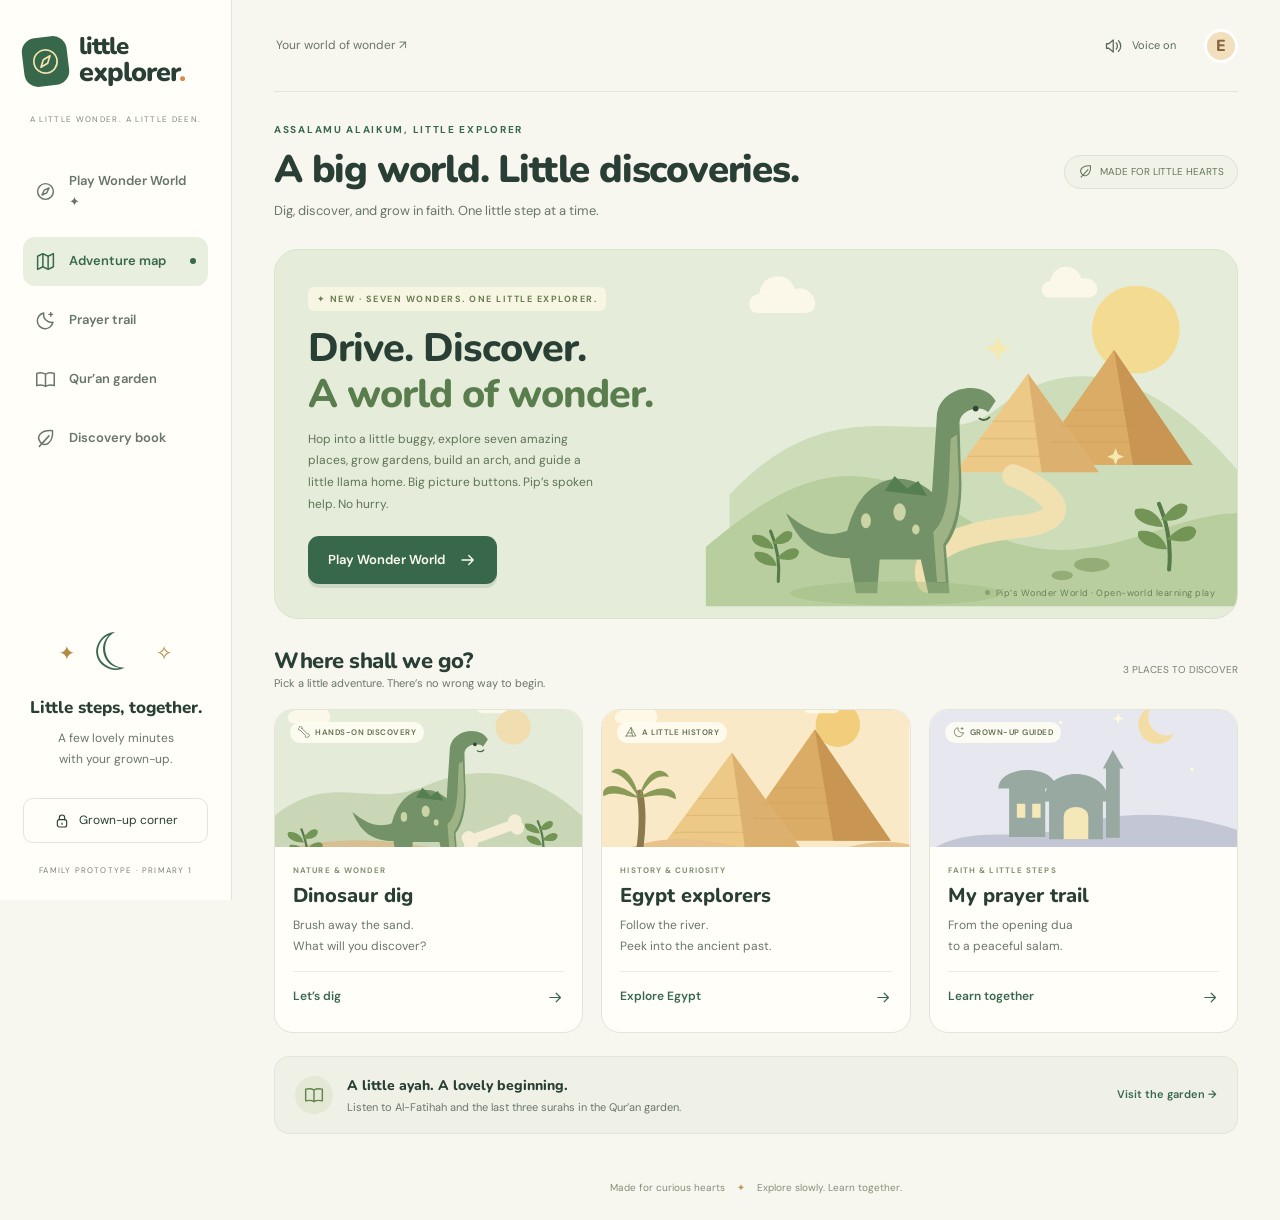
<file: index.html>
<!doctype html>
<html lang="en">
<head>
  <meta charset="utf-8">
  <meta name="viewport" content="width=device-width, initial-scale=1">
  <meta name="theme-color" content="#f6f4eb">
  <meta name="description" content="A gentle, parent-guided Islamic learning adventure for little explorers.">
  <title>Little Explorer · Big discoveries, little steps</title>
  <link rel="stylesheet" href="styles.css">
  <script src="quran-data.js" defer></script>
  <script src="prayer-data.js" defer></script>
  <script src="app.js?v=wonder-world-1" defer></script>
</head>
<body>
  <a class="skip" href="#main">Skip to adventure</a>
  <svg class="svg-library" xmlns="http://www.w3.org/2000/svg" aria-hidden="true"><defs>
    <symbol id="i-compass" viewBox="0 0 24 24"><circle cx="12" cy="12" r="9"/><path d="m16 8-2.5 5.5L8 16l2.5-5.5L16 8Z"/></symbol>
    <symbol id="i-map" viewBox="0 0 24 24"><path d="m3 6 6-3 6 3 6-3v15l-6 3-6-3-6 3V6ZM9 3v15m6-12v15"/></symbol>
    <symbol id="i-moon" viewBox="0 0 24 24"><path d="M20.5 14A9 9 0 0 1 10 3.5 9 9 0 1 0 20.5 14Z"/><path d="M18 3v4m-2-2h4"/></symbol>
    <symbol id="i-book" viewBox="0 0 24 24"><path d="M12 6c-3-2-6-2-10-1v14c4-1 7-1 10 1 3-2 6-2 10-1V5c-4-1-7-1-10 1Zm0 0v14"/></symbol>
    <symbol id="i-leaf" viewBox="0 0 24 24"><path d="M20 3C7 2 1 9 6 16s15 1 14-13ZM5 21 16 9"/></symbol>
    <symbol id="i-sound" viewBox="0 0 24 24"><path d="m11 4-6 5H2v6h3l6 5V4Zm4 4c2 2 2 6 0 8m3-11c4 4 4 10 0 14"/></symbol>
    <symbol id="i-arrow" viewBox="0 0 24 24"><path d="M4 12h15m-6-6 6 6-6 6"/></symbol>
    <symbol id="i-star" viewBox="0 0 24 24"><path d="m12 3 2.7 5.6 6.3.9-4.5 4.4 1 6.1-5.5-2.9L6.5 20l1-6.1L3 9.5l6.3-.9L12 3Z"/></symbol>
    <symbol id="i-lock" viewBox="0 0 24 24"><rect x="5" y="10" width="14" height="11" rx="3"/><path d="M8 10V7a4 4 0 0 1 8 0v3m-4 5v2"/></symbol>
    <symbol id="i-bone" viewBox="0 0 24 24"><path d="m8 5 11 11c5-1 5 6 1 5-1 4-7 2-5-2L4 8C0 10-1 4 3 3c-1-4 6-4 5 2Z"/></symbol>
    <symbol id="i-pyramid" viewBox="0 0 24 24"><path d="M2 20 12 3l10 17H2Zm10-17 3 17m-9-6h8"/></symbol>
    <symbol id="i-check" viewBox="0 0 24 24"><path d="m5 12 4 4L19 6"/></symbol>
  </defs></svg>
  <div class="layout">
    <aside class="sidebar">
      <a class="brand" href="#map"><span class="brand-icon"><svg><use href="#i-compass"/></svg></span><span>little<span class="brand-second">explorer<span class="brand-dot">.</span></span></span></a>
      <div class="sidebar-caption">A LITTLE WONDER. A LITTLE DEEN.</div>
      <nav aria-label="Your adventure">
        <a href="world.html" class="play-nav" aria-label="Play Pip’s Wonder World"><svg aria-hidden="true"><use href="#i-compass"/></svg><span>Play Wonder World ✦</span></a>
        <a href="#map" data-nav="map" aria-label="Adventure map"><svg aria-hidden="true"><use href="#i-map"/></svg><span>Adventure map</span></a>
        <a href="#prayer" data-nav="prayer" aria-label="Prayer trail"><svg aria-hidden="true"><use href="#i-moon"/></svg><span>Prayer trail</span></a>
        <a href="#quran" data-nav="quran" aria-label="Qur’an garden"><svg aria-hidden="true"><use href="#i-book"/></svg><span>Qur’an garden</span></a>
        <a href="#journal" data-nav="journal" aria-label="Discovery book"><svg aria-hidden="true"><use href="#i-leaf"/></svg><span>Discovery book</span></a>
      </nav>
      <div class="sidebar-bottom"><div class="together-art" aria-hidden="true">✦<span>☾</span>✧</div><strong>Little steps, together.</strong><p>A few lovely minutes<br>with your grown-up.</p><button class="parent-button" id="parents"><svg><use href="#i-lock"/></svg> Grown-up corner</button><span class="prototype-label">FAMILY PROTOTYPE · PRIMARY 1</span></div>
    </aside>
    <div class="page">
      <header class="topbar"><span class="topbar-title">Your world of wonder</span><div class="topbar-actions"><button class="sound-toggle" id="sound-toggle" aria-pressed="true"><svg><use href="#i-sound"/></svg><span>Voice on</span></button><span class="explorer-avatar" aria-label="Little explorer">E</span></div></header>
      <main id="main" tabindex="-1"></main>
      <footer>Made for curious hearts <span>✦</span> Explore slowly. Learn together.</footer>
    </div>
  </div>
  <dialog id="parent-dialog" aria-labelledby="parent-title"><div class="dialog-top"><span class="eyebrow">FOR YOUR GROWN-UP</span><button id="close-parents" class="icon-button" aria-label="Close grown-up corner">×</button></div><h2 id="parent-title">A little guidance.</h2><p>This is a parent-guided learning prototype, not a prayer assessment or a substitute for a teacher. Try one phrase or one ayah at a time.</p><div class="parent-note"><strong>Prayer approach</strong><p>A two-rak‘ah practice sequence with commonly taught Muhammadiyah wording. Iftitah uses “Allahumma ba‘id…”. Valid variants exist. Please review with your Muhammadiyah teacher before teaching; this prototype is not officially endorsed.</p><p>English voice reads instructions only. Prayer duas are parent-led; recorded dua audio is not included. English meanings are labelled summaries, not exact translations. Transliteration is a reading aid, not a tajwid guide.</p></div><div class="parent-note"><strong>Qur’an and audio</strong><p>Bundled Arabic: AlQuran Cloud, quran-simple. English: Saheeh International. Transliteration: en.transliteration. Recorded ayah recitation: Mahmoud Khalil Al-Husary, EveryAyah (128 kbps). Audio needs internet. No synthetic Qur’an recitation, background music, ads, accounts, or microphone.</p></div><div class="parent-note"><strong>History stays history</strong><p>Fossils and ancient Egypt are separate museum-inspired adventures, not events in one time period. Pyramids are historical structures, not places of Islamic worship. Religious text stays in the learning spaces, never buried in the dig.</p></div><details><summary>References & content notes</summary><ul id="source-list"></ul><p>The full dua before salam is included. Its literal references to punishment and trials appear only in the grown-up details; the child sees a gentle, explicitly labelled summary.</p></details><p id="storage-note">Only visited-place stickers and the voice preference are saved on this browser. No recordings or personal details are collected. External audio hosts receive ordinary requests when you press play.</p><button class="button outline" id="reset-progress">Reset discovery book</button><p id="reset-status" role="status"></p></dialog>
  <div class="toast" id="toast" role="status"></div>
</body>
</html>
</file>
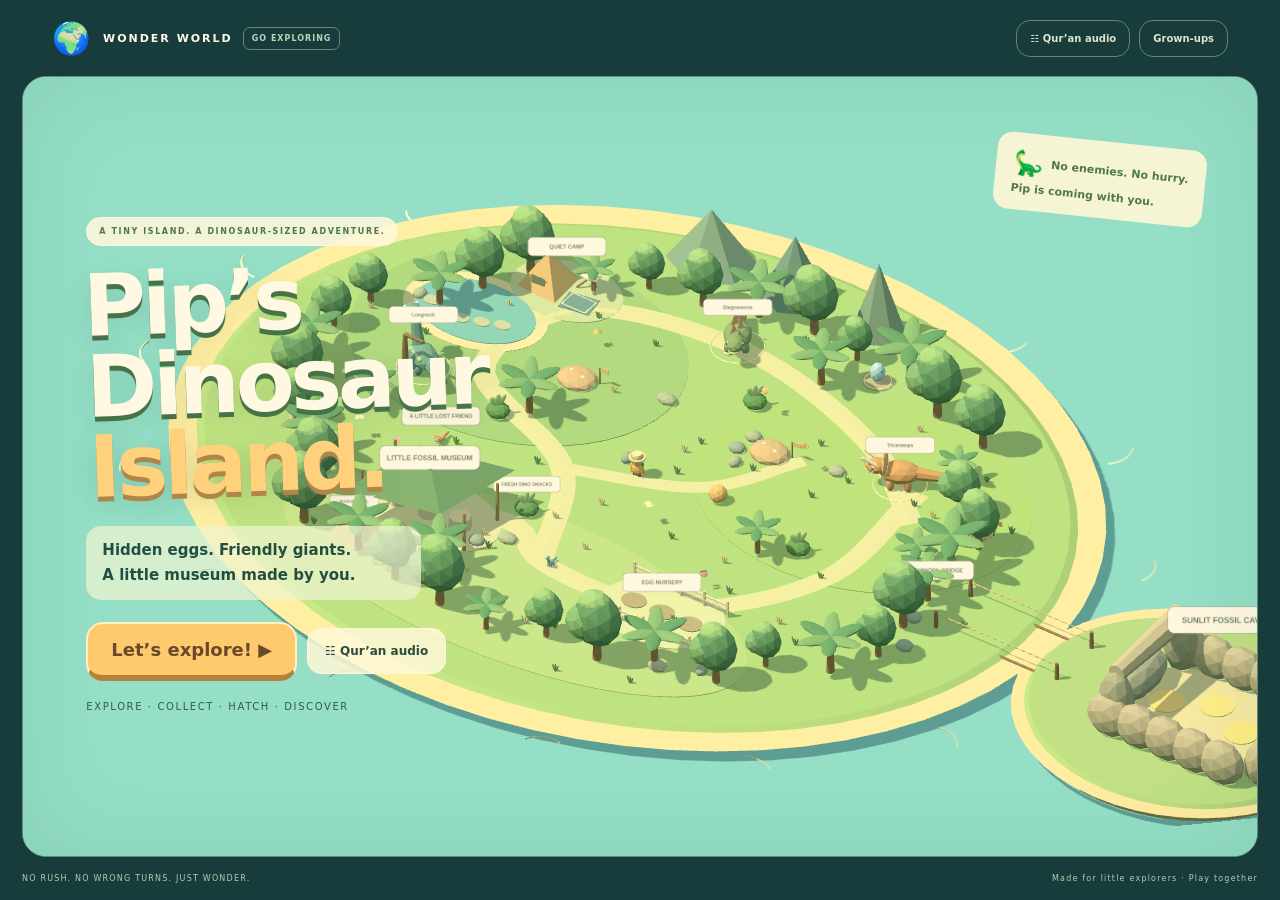
<file: island.html>
<!doctype html>
<html lang="en">
<head>
  <meta charset="utf-8">
  <meta name="viewport" content="width=device-width, initial-scale=1, viewport-fit=cover">
  <meta name="theme-color" content="#183e3c">
  <title>Pip’s Dinosaur Island · 3D adventure</title>
  <link rel="stylesheet" href="island.css?v=expedition-1">
  <script src="vendor/three.min.js" defer></script>
  <script src="recitation.js" defer></script>
  <script src="island-activities.js" defer></script>
  <script src="island-missions.js?v=expedition-1" defer></script>
  <script src="island.js?v=expedition-1" defer></script>
</head>
<body>
  <header class="site-header"><a href="world.html" class="brand" aria-label="Visit the new Wonder World"><span>🌍</span> WONDER WORLD <small>GO EXPLORING</small></a><div><button id="open-recitation">☷ <span>Qur’an audio</span></button><button id="notes-button" aria-label="Open grown-up notes">Grown-ups</button></div></header>
  <main id="game" aria-label="Pip’s Dinosaur Island">
    <canvas id="island" tabindex="0" aria-label="3D dinosaur island. Use arrow keys or W A S D to walk, Space to hop, and E to explore. Or tap the ground to walk there."></canvas>
    <div class="scene-shade" aria-hidden="true"></div>
    <section id="hud" hidden aria-label="Explorer tools">
      <div class="toolbar"><button id="map-button" class="tool" aria-label="Open island map">▦ <small>MAP</small></button><button id="journal-button" class="tool" aria-label="Open discovery journal">▤ <small>FINDS</small></button><div class="counts" aria-live="polite"><span title="Dinosaur friends">🦕 <b id="dino-count">0/3</b></span><span title="Eggs found">🥚 <b id="egg-count">0/3</b></span><span title="Fossils found">🦴 <b id="fossil-count">0/3</b></span></div><button id="hud-recitation" class="tool" aria-label="Open background Qur’an recitation controls">☷</button><button id="pause-button" class="tool" aria-label="Pause adventure">Ⅱ</button></div>
      <div class="trail"><span>YOUR LITTLE EXPEDITION</span><strong id="mission">An island full of surprises.</strong><div><i id="trail-fill"></i></div></div>
      <div class="play-tools"><span class="leaf-basket" aria-label="Leaves in basket">🌿 <b id="leaf-count">0</b></span><button id="course-button" aria-pressed="false">◎ Hop trail</button><button id="buddy-button" hidden aria-pressed="false">🐣 Walk together</button></div>
    </section>
    <section id="pip" hidden><button id="help-button" aria-label="Pip, help me find a discovery"><span aria-hidden="true">🦕</span><small>HELP ME</small></button><p id="message" role="status">Salaam, explorer!</p><button id="repeat-button" aria-label="Repeat Pip’s guidance">◖))</button></section>
    <div id="navigation" hidden><span id="navigation-label">Following Pip…</span><button id="cancel-walk" aria-label="Stop following the trail">×</button></div>
    <div id="nearby" hidden></div>
    <section id="controls" hidden aria-label="Movement controls">
      <div id="joystick" aria-label="Hold and slide to walk" role="group"><div class="joy-ring"><span>↑</span><span>← &nbsp; →</span><span>↓</span></div><div id="stick"></div></div>
      <div class="keyboard-note">WASD / ARROWS · WALK<br>SPACE · HOP &nbsp; E · EXPLORE</div>
      <div class="actions"><button id="hop-button" aria-label="Hop">↑<small>HOP</small></button><button id="action-button" aria-label="Explore nearby"><span id="action-icon">✋</span><small id="action-label">EXPLORE</small></button></div>
    </section>
    <div id="overlay"></div>
    <div id="celebrate" role="status" hidden></div>
    <div id="fallback" hidden><span>🦕</span><h1>This island needs 3D support.</h1><p>Try a recent Safari or Chrome browser with WebGL enabled. Your discoveries are safe.</p><a href="play.html">Play the illustrated adventure instead →</a></div>
    <dialog id="recitation-dialog" aria-labelledby="recitation-title"><button class="close" id="close-recitation" aria-label="Close recitation controls">×</button><span class="eyebrow">OPTIONAL · RECORDED RECITATION</span><h2 id="recitation-title">Juz Amma</h2><p>Muzammil Hasballah · community-attributed recording</p><div class="button-row"><button id="recitation-toggle" class="primary" aria-pressed="false">▶ Start recitation</button><button id="recitation-stop">Stop & rewind</button></div><p id="recitation-status" role="status">Tap Start to stream. Internet needed.</p><label class="setting">Volume <input id="recitation-volume" type="range" min="0" max="1" step="0.05" value="0.35"><output id="volume-value">35%</output></label><label class="setting"><input id="recitation-loop" type="checkbox" checked> Repeat Juz Amma</label><p class="fine">Pauses for Pip’s voice, lessons, breaks, and hidden tabs. About 81 minutes / 117 MB; Wi-Fi recommended. <a href="https://archive.org/details/MuzammilHasballahJuzAmma" target="_blank" rel="noopener noreferrer">Community upload and attribution ↗</a>. Not independently authenticated as an official release. No audio is copied into the game.</p></dialog>
    <dialog id="notes" aria-labelledby="notes-title">
      <button class="close" id="close-notes" aria-label="Close grown-up notes">×</button><span class="eyebrow">A SMALL ISLAND. A BIG IMAGINATION.</span><h2 id="notes-title">For your grown-up</h2>
      <p>An active 3D adventure for ages 5–6, with no enemies, countdowns, lost lives, music, ads, accounts, or purchases. The original illustrated game is still available.</p>
      <h3>Let him lead</h3><p>Gather leaves by walking into the floating snacks above leafy bushes. Share a leaf with a roaming dinosaur to make a friend and ride. At a dig, rub the sand away with a finger or mouse; a brush button also works by keyboard. Collect eggs, bring them to the nursery, and tap the egg button four times to watch a baby hatch. The baby can follow him, or return to its nest with the baby button.</p>
      <h3>Play, not just collect</h3><p>Tap Hop trail for a repeatable six-hoop adventure: walk or ride through the golden hoops and hop inside the high ones. There is no timer or failure penalty. Pip can lead the way, but high hoops still need a hop. The beach ball rolls when pushed; try chasing it on a dinosaur. All play is optional. Dinosaur snacks regrow; there are no timed care chores.</p>
      <h3>A connected expedition</h3><p>Tap 🧭 Expedition to guide a lost baby home, carry three bridge timbers, and use Lulu’s reach for the high one. Fit six bridge planks to reach Fossil Island. Ride Toto to gently push the cave boulder four times, then follow three golden footprints (hop on the middle one) and uncover a giant fossil. Pip guides each next step. Mission progress saves, including partial building and pushing. Tap Expedition again for free exploration; it does not erase the mission. The cave is bright and open-roofed, with no enemies or darkness. Quiet camp is always open.</p>
      <p>Tap the ground, use the joystick, or use arrow keys/WASD; E explores, Space hops. Tap Pip for help. The map can guide him to any place. The helping-hand button changes with nearby objects. Dinosaurs wait when approached, so he never has to chase one to interact.</p>
      <h3>Quiet learning, always optional</h3><p>The quiet camp has the existing parent-guided Muhammadiyah prayer sequence and Al-Fatihah, Al-Ikhlas, Al-Falaq, and An-Nas. Learning never awards points or unlocks exploration. Please review religious material with a qualified teacher; references are in the learning guide. No depictions of Allah or prophets.</p>
      <h3>Pretend discoveries</h3><p>Stylised dinosaurs, simplified fossils, and fantasy eggs are for play, not scientific reconstructions. The decorative pyramid is a separate museum model, not a claim that people in ancient Egypt lived with dinosaurs.</p>
      <h3>Saved here only</h3><p>Discovered dinosaurs, eggs, fossils, displays, hatched babies, leaves, companion choice, hop-trail keepsake, explorer position, and voice preference are stored on this browser. Partial brushing, unfinished hatching, moving dinosaur locations, and ball position are not saved across refreshes. No personal information, microphones, or religious-performance records. <strong id="storage-note"></strong> Recitation is streamed only after a tap; third-party audio hosts receive ordinary network requests. English speech uses your device’s available voice.</p>
      <p class="fine">Three.js r160.1 · <a href="vendor/THREE-LICENSE.txt">MIT licence</a>. All models are made from local procedural shapes. An internet connection is not needed for the island’s artwork or gameplay.</p>
      <div class="button-row"><button id="voice-button" aria-pressed="true">English voice: on</button><button id="fullscreen-button">Full screen</button><button id="reset-button">Reset island discoveries</button></div><a href="play.html">Original illustrated adventure →</a>
    </dialog>
  </main>
  <footer><span>NO RUSH. NO WRONG TURNS. JUST WONDER.</span><span>Made for little explorers · Play together</span></footer>
</body>
</html>
</file>
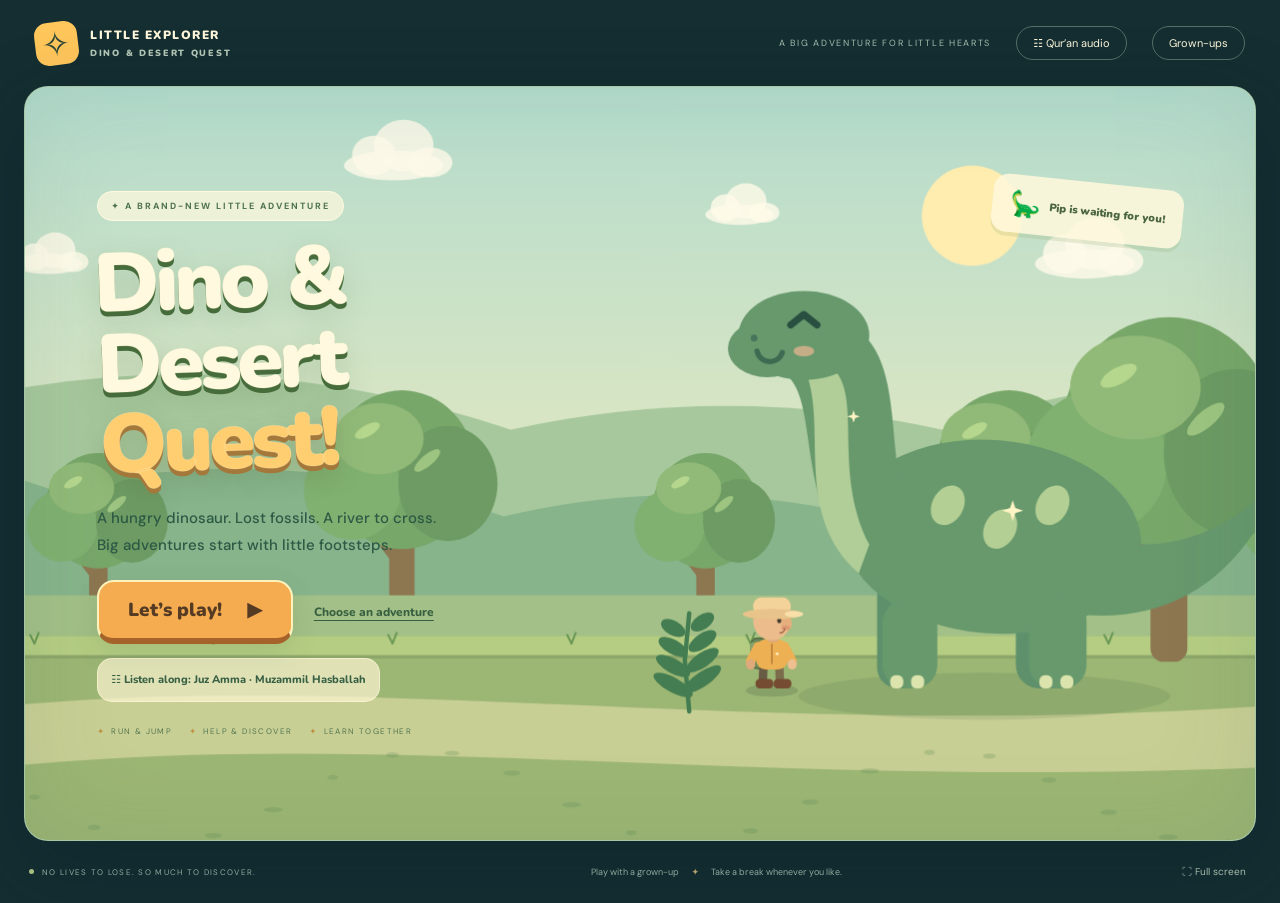
<file: play.html>
<!doctype html>
<html lang="en">
<head>
  <meta charset="utf-8">
  <meta name="viewport" content="width=device-width, initial-scale=1, viewport-fit=cover">
  <meta name="theme-color" content="#172f32">
  <meta name="description" content="Run, jump, help a dinosaur, and solve ancient Egypt puzzles. A gentle adventure for little explorers.">
  <title>Dino & Desert Quest · Little Explorer</title>
  <link rel="stylesheet" href="adventure.css">
  <script src="recitation.js" defer></script>
  <script src="adventure.js" defer></script>
</head>
<body>
  <header class="game-header"><a class="game-brand" href="play.html"><span class="brand-compass" aria-hidden="true">✧</span><span>LITTLE EXPLORER<small>DINO & DESERT QUEST</small></span></a><div class="header-right"><span class="family-tag">A BIG ADVENTURE FOR LITTLE HEARTS</span><button id="open-recitation" class="header-button" aria-label="Open background Qur’an recitation controls">☷ Qur’an audio</button><button id="grownups" class="header-button" aria-label="Open grown-up notes">Grown-ups</button></div></header>
  <main>
    <section id="game" class="game-shell" aria-label="Dino and Desert Quest game">
      <canvas id="world" tabindex="0" aria-label="Adventure world. Move with arrow keys or A and D. Jump with Space. Use E to interact. Touch controls are below. An alternative activity list is available in the map.">Your browser needs canvas support. <a href="index.html">Open the original learning activities instead.</a></canvas>
      <div class="vignette" aria-hidden="true"></div>
      <div id="hud" class="hud" hidden>
        <button id="map-button" class="round-button" aria-label="Open adventure map">▦</button>
        <div class="quest-badge"><span id="world-label">DINOSAUR VALLEY</span><strong id="quest-label">Find two leaves for the big dinosaur</strong><div id="quest-progress" class="quest-progress"></div></div>
        <div class="hud-right"><span id="amber-counter" class="amber-counter" aria-label="Amber collected">◆ <b>0</b></span><button id="hud-recitation" class="round-button" aria-label="Open background Qur’an recitation controls">☷</button><button id="voice-button" class="round-button" aria-label="Turn English voice off" aria-pressed="true">◖))</button><button id="pause-button" class="round-button" aria-label="Pause game">Ⅱ</button></div>
      </div>
      <div id="speech" class="speech-bubble" role="status" hidden><span class="pip-avatar" aria-hidden="true">🦕</span><div><strong>PIP, YOUR LITTLE EXPLORER PAL</strong><p id="speech-text"></p></div><button id="repeat-instruction" aria-label="Read this message aloud">◖))</button></div>
      <div id="world-prompt" class="world-prompt" hidden></div>
      <div id="controls" class="controls" hidden>
        <div class="move-controls"><button class="control move" id="move-left" aria-label="Move left">◀</button><button class="control move" id="move-right" aria-label="Move right">▶</button></div>
        <span class="keyboard-hint">← → MOVE <i>·</i> SPACE JUMP <i>·</i> E EXPLORE</span>
        <div class="action-controls"><button class="control explore" id="interact" aria-label="Explore nearby object"><span aria-hidden="true">✋</span><small>EXPLORE</small></button><button class="control jump" id="jump" aria-label="Jump"><span aria-hidden="true">↑</span><small>JUMP!</small></button></div>
      </div>
      <div id="overlay" class="overlay"></div>
      <div id="celebration-particles" aria-hidden="true"></div>
      <dialog id="recitation-dialog" aria-labelledby="recitation-title"><button class="close-note" id="close-recitation" aria-label="Close recitation controls">×</button><span class="kicker">A LITTLE TIME WITH THE QUR’AN</span><h2 id="recitation-title">Juz Amma</h2><p class="reciter-name">Muzammil Hasballah</p><p>Recorded recitation alongside your adventure. It pauses for spoken instructions, learning time, and when the game is paused or hidden.</p><div class="recitation-actions"><button id="recitation-toggle" class="big-button green" aria-pressed="false">▶ Start recitation</button><button id="recitation-stop" class="plain-button">Stop & rewind</button></div><p id="recitation-status" class="recitation-status" role="status">Tap Start to stream the recording. Internet needed.</p><label class="recitation-setting">Volume <input id="recitation-volume" type="range" min="0" max="1" step="0.05" value="0.35"><output id="volume-value">35%</output></label><label class="recitation-setting"><input id="recitation-loop" type="checkbox" checked> Repeat Juz Amma</label><p class="recitation-credit">About 81 minutes. Streaming may use substantial mobile data; Wi-Fi is recommended. <a href="https://archive.org/details/MuzammilHasballahJuzAmma" target="_blank" rel="noopener noreferrer">Community-hosted recording & attribution ↗</a>. This upload is labelled with the reciter’s name; it is not an independently authenticated official release. The audio is not copied into this game’s repository.</p></dialog>
    </section>
    <div class="under-game"><span><i></i> NO LIVES TO LOSE. SO MUCH TO DISCOVER.</span><span>Play with a grown-up <b>✦</b> Take a break whenever you like.</span><button id="fullscreen-button">⛶ Full screen</button></div>
  </main>
  <dialog id="notes" aria-labelledby="notes-title"><button class="close-note" id="close-notes" aria-label="Close grown-up notes">×</button><span class="kicker">FOR YOUR GROWN-UP</span><h2 id="notes-title">More play. Less pressure.</h2><p>A short, forgiving adventure for an early-primary child. There are no enemies, timers, lost lives, ads, music, or purchases. Falling in water returns the explorer safely to the bank.</p><h3>Three places, always available</h3><p>The dinosaur valley and Egypt are separate, imaginary museum-inspired worlds, not the same historical period. Completing their exploration missions earns keepsake stamps. The quiet camp is always open: prayer and Qur’an practice never earn points or gate the adventure.</p><h3>Islamic learning</h3><p>Helping, gratitude, and caring for creation are woven into the story. The camp opens the existing Muhammadiyah-style prayer guide and Al-Fatihah plus the last three surahs. English computer voices read English guidance only. Qur’an uses recorded Al-Husary recitation (internet needed); prayer duas remain parent-led. Please review prayer content with your teacher. No depictions of Allah or prophets.</p><h3>Controls & accessibility</h3><p>Arrow keys or A/D to move, Space/W/↑ to jump, E/Enter to explore, Escape to pause. Hold the touch arrows; tap Jump and Explore. Tap a place in the scenery to walk there. Puzzles support selecting a piece then a slot, keyboard buttons, or dragging. In the map, “Activity list” offers direct, movement-free access.</p><h3>Saved on this browser only</h3><p>Only completed exploration stamps, outfit colour, and voice preference are saved. No name, birthday, microphone, analytics, or religious-performance data. Browser voices vary. Visuals and gameplay work offline. <span id="save-note"></span></p><button id="reset-game" class="plain-button">Reset adventure stamps</button><p id="reset-message" role="status"></p><a href="index.html">Original learning activities & religious references →</a></dialog>
</body>
</html>
</file>
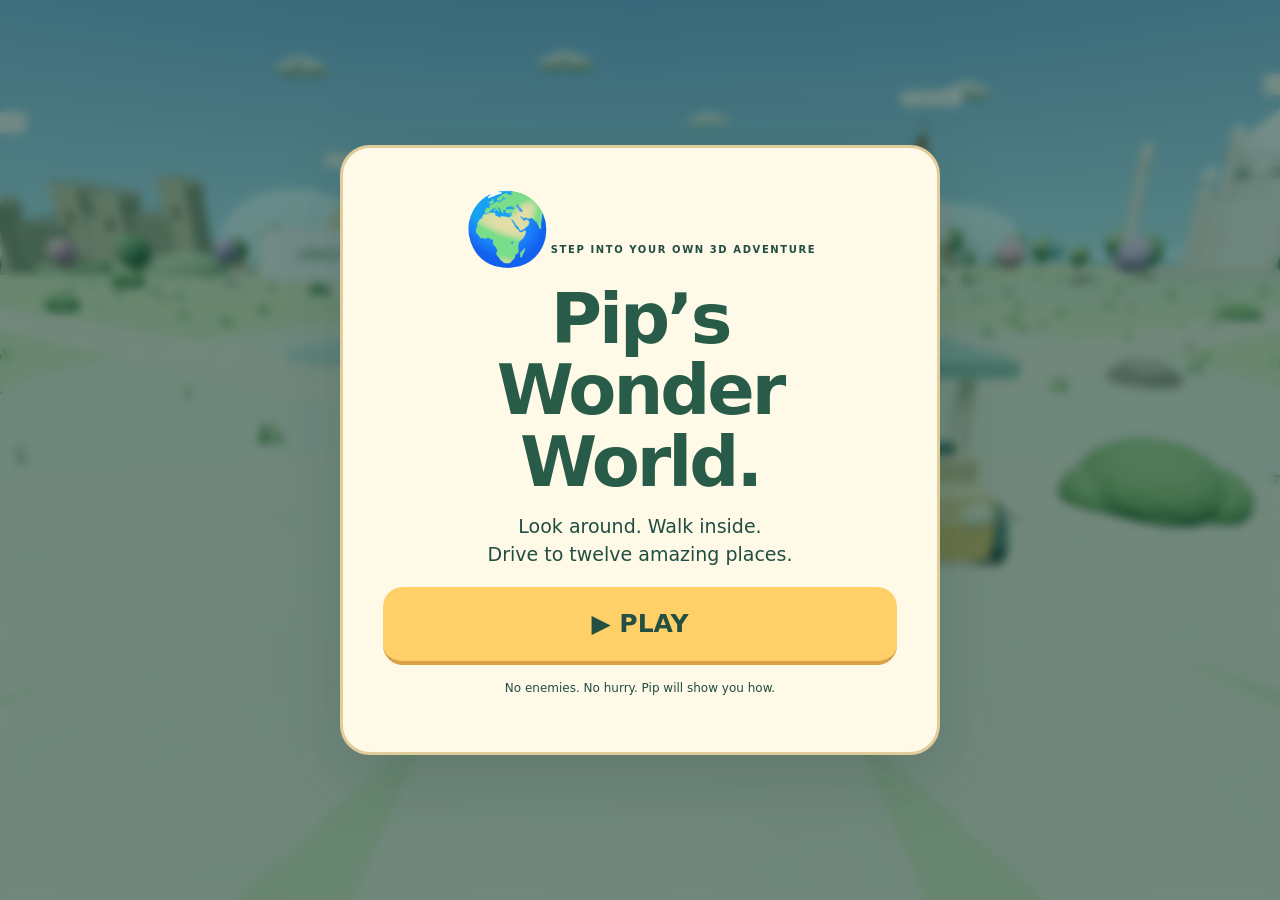
<file: world.html>
<!doctype html>
<html lang="en">
<head>
  <meta charset="utf-8"><meta name="viewport" content="width=device-width,initial-scale=1,viewport-fit=cover">
  <meta name="theme-color" content="#174c47"><title>Pip’s Wonder World · Little Explorer</title>
  <link rel="stylesheet" href="world.css?v=explorer-3d-1"><link rel="stylesheet" href="brain.css?v=3">
  <script src="vendor/three.min.js" defer></script><script src="recitation.js" defer></script>
  <script src="world-places.js?v=2" defer></script><script src="world-interiors.js?v=3" defer></script><script src="brain-games.js?v=3" defer></script><script src="world-scenery.js?v=3" defer></script><script src="world-rides.js?v=3" defer></script><script src="world-rooms.js?v=2" defer></script><script src="world-adventures.js?v=3" defer></script><script src="world.js?v=wonders-1" defer></script>
</head>
<body>
  <main id="world" aria-label="Pip’s Wonder World">
    <canvas id="view" tabindex="0" aria-label="3D explorer world. Swipe or drag to look around. Arrow keys or WASD to move, Space to hop, E to explore. Tap the ground to walk. V changes camera; C looks ahead."></canvas>
    <header id="topbar" hidden>
      <button id="travel" class="picture blue" aria-label="Choose a place to explore"><span>🌍</span><b>GO!</b></button>
      <div id="place-title"><small>LITTLE EXPLORER</small><strong>Wonder World</strong></div>
      <button id="pause" class="round" aria-label="Pause and open grown-up options">Ⅱ</button>
    </header>
    <div id="view-tools" hidden>
      <button id="inside" class="picture" aria-label="Find the building entrance" hidden><span>🚪</span><b>IN</b></button>
      <button id="camera-mode" class="picture" aria-label="Switch to outside camera" aria-pressed="true" hidden><span>📷</span><b>VIEW</b></button>
    </div>
    <section id="task" hidden aria-label="Current activity"><span id="task-icon">🧭</span><div><strong id="task-title">An adventure is waiting</strong><div id="task-dots" aria-label="Activity progress"></div></div></section>
    <div id="route" hidden><span>👣</span><button id="cancel-route" aria-label="Stop following Pip">✕</button></div>
    <section id="guide" hidden><button id="help" aria-label="Pip, show me what to do"><span>🦕</span><b>HELP</b></button><p id="message" role="status"></p><button id="repeat" aria-label="Hear that again">🔊</button></section>
    <section id="controls" hidden aria-label="Play controls">
      <div id="joystick" role="group" aria-label="Slide to walk or drive"><div class="arrows">↑<br>←　→<br>↓</div><div id="stick"></div></div>
      <div class="action-buttons"><button id="hop" class="picture round" aria-label="Hop"><span>↑</span><b>HOP</b></button><button id="do" class="picture gold" aria-label="Explore nearby"><span id="do-icon">✋</span><b id="do-label">DO!</b></button></div>
    </section>
    <div id="toast" role="status" hidden></div><div id="overlay"></div>
    <section id="fallback" hidden><h1>Let’s try another adventure.</h1><p>This device could not start the 3D world. Your discoveries are safe.</p><a href="play.html">Open the illustrated game →</a></section>
  </main>
  <dialog id="recitation-dialog" aria-labelledby="recitation-title"><button class="close" id="close-recitation" aria-label="Close recitation controls">×</button><small>OPTIONAL · RECORDED RECITATION</small><h2 id="recitation-title">Juz Amma</h2><p>Muzammil Hasballah · community-attributed recording</p><div class="buttons"><button id="recitation-toggle" aria-pressed="false">▶ Start recitation</button><button id="recitation-stop">Stop & rewind</button></div><p id="recitation-status" role="status">Tap Start to stream. Internet needed.</p><label>Volume <input id="recitation-volume" type="range" min="0" max="1" step="0.05" value="0.35"><output id="volume-value">35%</output></label><label><input id="recitation-loop" type="checkbox" checked> Repeat Juz Amma</label><p class="fine">About 81 minutes / 117 MB; Wi-Fi recommended. Pauses for spoken guidance, activities, learning, breaks and hidden tabs. <a href="https://archive.org/details/MuzammilHasballahJuzAmma" target="_blank" rel="noopener noreferrer">Community upload and attribution</a>; not independently authenticated as an official release. No recording is redistributed.</p></dialog>
  <!-- Shared audio controller expects both open controls; these live in the pause menu. -->
  <button id="open-recitation" hidden>Qur’an audio</button><button id="hud-recitation" hidden>Qur’an audio</button>
</body>
</html>
</file>
<file: styles.css>
@import url('https://fonts.googleapis.com/css2?family=DM+Sans:wght@400;450;500;550;600;650;700&family=Nunito:wght@500;600;650;700;750;800;850;900&family=Noto+Naskh+Arabic:wght@400;500;600&display=swap');
:root{--paper:#f7f6ef;--white:#fffef9;--ink:#293e34;--muted:#69766a;--green:#38684c;--mint:#e8efdf;--line:#e3e5d9;--orange:#dc8752;--round:24px;--sans:'DM Sans',system-ui,sans-serif;--display:'Nunito',var(--sans)}
*{box-sizing:border-box}body{margin:0;background:var(--paper);color:var(--ink);font:15px/1.6 var(--sans);-webkit-font-smoothing:antialiased}button,a,input,select{-webkit-tap-highlight-color:transparent}button,select{font:inherit}button,a{touch-action:manipulation}button{cursor:pointer}button:disabled{cursor:default;opacity:.45}button,a,select{outline-offset:5px}button:focus-visible,a:focus-visible,select:focus-visible{outline:3px solid #ab662d}a{color:inherit;text-decoration:none}button{color:inherit}svg{width:24px;height:24px;fill:none;stroke:currentColor;stroke-width:1.7;stroke-linecap:round;stroke-linejoin:round;flex-shrink:0}h1,h2,h3,h4,p{margin:0}h1,h2,h3,h4{font-family:var(--display);line-height:1.2}h1{font-size:clamp(30px,3vw,43px);font-weight:850;letter-spacing:-1.2px}h2{font-size:25px;font-weight:800;letter-spacing:-.5px}h3{font-size:22px;font-weight:800}p{color:var(--muted)}.svg-library{position:absolute;width:0;height:0;overflow:hidden}.layout{display:flex;min-height:100vh}.sidebar{width:232px;background:var(--white);border-right:1px solid var(--line);padding:36px 23px 23px;position:fixed;inset:0 auto 0 0;display:flex;flex-direction:column;z-index:3}.brand{display:flex;align-items:center;gap:11px;font:850 24px/.9 var(--display);letter-spacing:-1px;width:max-content}.brand-icon{background:var(--green);color:#f4e6ab;border-radius:14px;width:45px;height:49px;display:grid;place-items:center;transform:rotate(-7deg)}.brand-icon svg{height:31px;width:31px;stroke-width:1.3}.brand-second{display:block;font-size:27px;line-height:1.1}.brand-dot{color:var(--orange)}.sidebar-caption{font-size:8px;letter-spacing:1.35px;color:#7c8778;margin:26px 0 31px;text-align:center;white-space:nowrap}nav{display:grid;gap:10px}nav a{display:flex;align-items:center;gap:13px;padding:14px 12px;border-radius:12px;font-size:13px;font-weight:600;color:#687668}nav a svg{width:21px;height:21px}nav a:hover{background:#f4f4e9}nav a.active{background:var(--mint);color:var(--green)}nav a.active::after{content:'';width:6px;height:6px;background:var(--green);border-radius:50%;margin-left:auto}.sidebar-bottom{margin-top:auto;text-align:center;padding-top:45px}.together-art{color:#b48b43;display:flex;align-items:center;justify-content:center;gap:17px;font-size:20px;margin-bottom:12px}.together-art span{font-size:52px;line-height:1.2;display:inline-block;transform:rotate(-15deg);color:var(--green)}.sidebar-bottom strong{font:800 17px var(--display)}.sidebar-bottom p{font-size:12px;line-height:1.8;margin-top:8px}.parent-button{border:1px solid var(--line);border-radius:10px;padding:12px 9px;display:flex;align-items:center;justify-content:center;gap:9px;font-size:12px;width:100%;background:transparent;margin-top:27px}.parent-button:hover{background:var(--mint)}.parent-button svg{width:16px;height:16px}.prototype-label{display:block;margin-top:21px;color:#7a8376;letter-spacing:1.2px;font-size:8px}.page{margin-left:232px;width:calc(100% - 232px);padding:0 42px;max-width:1700px}.topbar{height:92px;border-bottom:1px solid var(--line);display:flex;align-items:center;justify-content:space-between}.topbar-title{font-size:12px;color:var(--muted)}.topbar-actions{display:flex;align-items:center;gap:22px}.sound-toggle{border:0;background:none;display:flex;align-items:center;gap:9px;font-size:11px;color:#586b5b;min-height:44px}.sound-toggle svg{width:18px}.explorer-avatar{height:34px;width:34px;display:grid;place-items:center;background:#f1dfbd;border:3px solid white;border-radius:50%;font:800 16px var(--display);color:#84633e}main{max-width:1140px;margin:auto;padding-top:30px;min-height:calc(100vh - 162px)}.greeting{display:flex;align-items:center;justify-content:space-between;margin-bottom:27px;gap:15px}.eyebrow{font-size:10px;letter-spacing:1.7px;color:var(--green);font-weight:700;display:block;margin-bottom:9px}.greeting p{font-size:13px;margin-top:8px}.small-pill{border:1px solid #dce2d0;border-radius:30px;padding:8px 13px;white-space:nowrap;display:flex;align-items:center;gap:7px;color:#64765a;font-size:10px;background:#f1f3e8}.small-pill svg{width:15px;height:15px}.hero{background:#e5edda;border:1px solid #d9e4ca;border-radius:var(--round);position:relative;overflow:hidden;display:grid;grid-template-columns:1fr 1.1fr;min-height:310px}.hero-copy{padding:35px 0 34px 33px;position:relative;z-index:1}.hero-tag{display:inline-flex;align-items:center;gap:7px;border-radius:6px;background:#fff9e7b5;padding:5px 9px;font-size:9px;letter-spacing:1.5px;color:#697e50;font-weight:700;margin-bottom:15px}.hero h2{font-size:clamp(30px,3.1vw,43px);line-height:1.14;letter-spacing:-1px}.hero h2 span{color:#5a7d4d}.hero p{font-size:12px;max-width:290px;line-height:1.8;margin:12px 0 21px;color:#5e7357}.button{border:0;border-radius:11px;display:inline-flex;align-items:center;justify-content:center;gap:14px;min-height:48px;padding:12px 20px;background:var(--green);color:#fffdf4;font-size:13px;font-weight:600;box-shadow:0 4px 0 #244b3320;transition:background .15s,transform .15s}.button svg{width:18px;height:18px}.button:hover:not(:disabled){background:#28543a;transform:translateY(-1px)}.button.secondary{background:#f0e3c8;color:#665134;box-shadow:none}.button.outline{background:transparent;color:var(--green);border:1px solid #cbd7c2;box-shadow:none}.button.outline:hover{background:var(--mint)}.button.small{min-height:44px;padding:9px 14px;font-size:12px}.hero-scene{height:100%;min-height:310px;width:100%;overflow:visible;stroke:none}.hero-scene *{stroke-linejoin:round}.scene-label{position:absolute;bottom:18px;right:22px;font-size:9px;color:#668156;letter-spacing:.5px;display:flex;align-items:center;gap:6px}.scene-label::before{content:'';height:5px;width:5px;background:#8ba171;border-radius:50%}.section-heading{display:flex;align-items:center;justify-content:space-between;margin:29px 0 17px;gap:15px}.section-heading h2{font-size:22px}.section-heading p{font-size:11px}.section-heading .step-number{font-size:10px;color:#788170}.destination-grid{display:grid;grid-template-columns:repeat(3,1fr);gap:18px}.destination{background:var(--white);border:1px solid var(--line);border-radius:19px;overflow:hidden;position:relative;display:flex;flex-direction:column}.destination-art{height:137px;position:relative;overflow:hidden}.destination-art svg{width:100%;height:100%;stroke:none}.destination-art .art-pill{position:absolute;left:15px;top:12px;display:flex;align-items:center;gap:5px;padding:4px 8px;background:#fffef4df;border-radius:20px;color:#626f52;font-size:8px;font-weight:600;letter-spacing:.5px}.destination-art .art-pill svg{height:12px;width:12px;stroke:currentColor;stroke-width:1.5}.destination-copy{padding:17px 18px;display:flex;flex-direction:column;flex:1}.destination-copy .eyebrow{font-size:8px;letter-spacing:1.1px;color:#829270;margin-bottom:7px}.destination-copy h3{font-size:20px}.destination-copy p{font-size:11px;line-height:1.8;margin:7px 0 13px}.card-link{margin-top:auto;display:flex;align-items:center;justify-content:space-between;min-height:44px;border-top:1px solid #ebede2;color:var(--green);font-size:12px;font-weight:600;padding-top:7px}.card-link svg{width:17px;height:17px}.destination:hover{border-color:#afbea1;box-shadow:0 7px 24px #354b2910}.gentle-strip{margin:23px 0 9px;border:1px solid var(--line);border-radius:15px;padding:16px 20px;display:flex;align-items:center;gap:14px;background:#f0f1e6}.gentle-strip>.strip-icon{display:grid;place-items:center;background:#e3e9d4;border-radius:50%;width:38px;height:38px;flex-shrink:0}.gentle-strip svg{width:20px;height:20px;color:#63834a}.gentle-strip strong{font:800 14px var(--display)}.gentle-strip p{font-size:11px;margin-top:2px}.gentle-strip a{margin-left:auto;white-space:nowrap;font-size:11px;font-weight:600;color:var(--green)}footer{max-width:1140px;margin:26px auto 0;padding:20px 0 24px;display:flex;align-items:center;justify-content:center;gap:12px;font-size:10px;color:#859078}footer span{color:#bc9a5a}.back-link{display:inline-flex;align-items:center;gap:8px;font-size:12px;color:var(--muted);min-height:44px;margin-bottom:12px}.back-link svg{height:17px;width:17px;transform:rotate(180deg)}.subheading{max-width:650px;margin-top:10px;font-size:14px}.activity-header{margin-bottom:22px}.activity-layout{display:grid;grid-template-columns:1.6fr 1fr;gap:24px}.panel{background:var(--white);border:1px solid var(--line);border-radius:22px;padding:27px}.instruction-line{display:flex;align-items:center;justify-content:space-between;gap:12px;margin-bottom:19px}.instruction-line h2{font-size:21px}.listen-button{border:1px solid #dce3d1;border-radius:50%;width:44px;height:44px;flex-shrink:0;background:#f4f6ec;display:grid;place-items:center}.listen-button:hover{background:var(--mint)}.listen-button svg{width:19px;height:19px}.dig-grid{display:grid;grid-template-columns:repeat(3,1fr);gap:12px;background:#e4c395;padding:17px;border:8px solid #f0d7b2;border-radius:22px}.dig-tile{aspect-ratio:1;border:0;border-bottom:5px solid #bd905e;border-radius:15px;background:#d5aa75;color:#5d744a;font-size:32px;position:relative;display:grid;place-items:center;min-height:74px;transition:background .2s}.dig-tile::before{content:'·  ˙  ·';color:#a97d4b;font-size:22px;letter-spacing:3px;position:absolute;pointer-events:none}.dig-tile.revealed{background:#fff3d7;border-color:#e1bc88}.dig-tile.revealed::before{display:none}.dig-tile svg{width:55%;height:55%;stroke-width:1.4}.dig-tile:not(.revealed):hover{background:#e1bb87;transform:translateY(-2px)}.dig-tile:disabled{opacity:1}.activity-tip{font-size:12px;margin-top:16px}.field-note{margin-top:17px;background:#f2f3e8;padding:17px;border-radius:14px}.field-note .eyebrow{font-size:9px}.field-note h3{font-size:19px;margin-bottom:7px}.field-note p{font-size:12px;line-height:1.8}.discovery-list{display:grid;gap:10px;margin:18px 0}.discovery-item{display:flex;gap:11px;align-items:center;padding:12px;border:1px dashed #d9ddcb;border-radius:12px;font-size:12px;color:#75806e}.discovery-item.found{background:#edf3e4;border:1px solid #d1dec3;color:var(--green)}.discovery-item svg{width:22px;height:22px}.completion{padding:19px;background:#e6efdc;border-radius:15px;margin-top:18px}.completion h3{font-size:20px;margin-bottom:7px}.completion p{font-size:12px;margin-bottom:15px}.egypt-scene{height:210px;width:100%;background:#fae7c5;border-radius:17px;overflow:hidden}.egypt-scene>svg{width:100%;height:100%;stroke:none}.clue-buttons{display:flex;gap:9px;flex-wrap:wrap;margin-top:18px}.clue-button{padding:12px 14px;border:1px solid #e0d7bc;border-radius:11px;background:#faf2de;font-size:12px;display:flex;align-items:center;gap:6px;min-height:48px}.clue-button[aria-pressed=true]{background:#e9efdc;border-color:#a8bd93;color:#365d40}.clue-button svg{height:16px;width:16px}.fact-card{background:#f4f4e7;border-radius:15px;margin-top:17px;padding:20px}.fact-card h3{font-size:22px;margin-bottom:9px}.fact-card p{font-size:14px;line-height:1.9}.learning-tabs{display:flex;gap:9px;flex-wrap:wrap;margin:23px 0}.learning-tabs button{border:1px solid #dce1d1;border-radius:24px;padding:11px 18px;background:var(--white);font-size:12px;min-height:44px}.learning-tabs button[aria-pressed=true]{background:var(--green);color:white;border-color:var(--green)}.quran-layout{display:grid;grid-template-columns:1fr 280px;gap:23px}.verse-panel{text-align:center;padding:30px 34px}.verse-label{font-size:10px;letter-spacing:1.5px;font-weight:600;color:#7d886c;display:block;margin-bottom:23px}.arabic{font-family:'Noto Naskh Arabic','Traditional Arabic','Times New Roman',serif;font-size:38px;line-height:2.15;font-weight:500;direction:rtl;overflow-wrap:anywhere}.bismillah{font-family:'Noto Naskh Arabic','Traditional Arabic',serif;font-size:25px;margin-bottom:15px;color:#657658}.latin{font-size:15px;line-height:1.9;color:#596f51;margin:21px auto 0;max-width:670px}.meaning{background:#f3f3e9;border-radius:13px;padding:17px 20px;margin:21px auto 25px;max-width:650px}.meaning .eyebrow{font-size:8px;letter-spacing:1.2px;margin-bottom:6px;color:#7a856c}.meaning p{font-size:14px;line-height:1.8;color:#5f6c56}.audio-controls{display:flex;gap:10px;justify-content:center;align-items:center;flex-wrap:wrap}.repeat-label{font-size:12px;display:flex;align-items:center;gap:7px}.repeat-label input{accent-color:var(--green);height:18px;width:18px}.audio-status{font-size:11px;min-height:22px;margin:13px 0}.verse-navigation{border-top:1px solid var(--line);padding-top:20px;display:flex;align-items:center;justify-content:space-between;gap:10px}.verse-navigation span{font-size:12px;color:var(--muted)}.learning-aside h3{font-size:21px;margin-bottom:14px}.learning-aside p{font-size:12px;line-height:1.9}.learning-aside .aside-art{height:135px;width:100%;margin-bottom:18px}.verse-dots{display:flex;gap:7px;justify-content:center;margin:20px 0;flex-wrap:wrap}.verse-dots button{border:0;width:44px;min-height:44px;background:#eef0e2;border-radius:50%;font-size:12px}.verse-dots button[aria-current=true]{background:var(--green);color:white}.reference-caption{font-size:10px;color:#7b856f;text-align:center;margin-top:14px}.reference-caption a{text-decoration:underline}.practice-layout{display:grid;grid-template-columns:230px minmax(0,1fr);gap:23px}.trail-list{padding:15px;align-self:start;max-height:670px;overflow:auto}.trail-list button{display:flex;align-items:center;gap:10px;border:0;border-radius:10px;background:transparent;padding:10px;text-align:left;width:100%;font-size:11px;min-height:46px}.trail-list button.current{background:#e7eedc;color:#355d3e;font-weight:700}.trail-list button:hover{background:#f1f2e5}.trail-num{display:grid;place-items:center;width:25px;height:25px;border:1px solid #dae1ce;border-radius:50%;font-size:10px;flex-shrink:0}.current .trail-num{background:var(--green);color:white;border-color:var(--green)}.trail-group{font-size:8px;letter-spacing:1.2px;color:#7b876e;margin:12px 10px 6px}.practice-panel{text-align:center;padding:28px}.practice-panel h2{font-size:29px;margin-top:8px}.pose-badge{display:inline-flex;align-items:center;gap:8px;border:1px solid #dce3d0;border-radius:20px;background:#f2f5e9;padding:6px 12px;font-size:10px;color:#61784e}.pose-badge svg{width:15px;height:15px}.practice-tip{font-size:12px;max-width:540px;margin:12px auto 20px;line-height:1.9}.transition-note{background:#faf1df;padding:12px 16px;border-radius:13px;font-size:12px;text-align:left;margin:16px 0;color:#7b6647}.transition-note .mini-arabic{font-family:'Noto Naskh Arabic','Traditional Arabic',serif;font-size:22px;margin-inline-start:9px;display:inline-block}.practice-panel .arabic{font-size:34px;line-height:2.1}.chunk-progress{font-size:10px;color:#7c896f;margin:14px 0}.phrase-actions{display:flex;justify-content:center;gap:9px;margin:15px 0 24px}.helper-note{font-size:11px;margin:14px auto;color:#78816d;max-width:520px}.practice-panel .verse-navigation{margin-top:20px}.grownup-details{font-size:12px;text-align:left;background:#f7f1e5;padding:14px;border-radius:12px;margin:15px 0;color:#6c6351}.grownup-details summary{cursor:pointer}.grownup-details p{font-size:12px;margin-top:10px}.journal-grid{display:grid;grid-template-columns:repeat(2,1fr);gap:21px}.journal-sticker{padding:30px;background:var(--white);border:1px solid var(--line);border-radius:22px;text-align:center}.sticker-circle{height:110px;width:110px;display:grid;place-items:center;margin:0 auto 20px;border-radius:50%;background:#e3ecd5;border:7px solid #f1f5e8;color:#5f7d45;transform:rotate(-8deg)}.sticker-circle svg{width:58px;height:58px;stroke-width:1.3}.journal-sticker.unvisited .sticker-circle{background:#ededdf;color:#8c957e;border-color:#f3f3e9}.journal-sticker h2{font-size:23px}.journal-sticker p{font-size:13px;margin:11px auto 21px;max-width:300px}.journey-done{max-width:680px;margin:35px auto;text-align:center}.journey-done .together-art{font-size:40px;margin:15px}.journey-done h2{font-size:33px;margin-bottom:16px}.journey-done p{margin-bottom:23px}.journey-done .audio-controls{margin-top:15px}dialog{border:1px solid var(--line);border-radius:23px;padding:30px;max-width:650px;width:calc(100% - 32px);color:var(--ink);background:var(--white);max-height:88vh}dialog::backdrop{background:#213b2cb3;backdrop-filter:blur(3px)}.dialog-top{display:flex;justify-content:space-between;align-items:center}.dialog-top .eyebrow{margin:0}.icon-button{width:44px;height:44px;border:0;border-radius:50%;background:#eef1e4;font-size:26px;line-height:1}dialog h2{font-size:30px;margin:12px 0}dialog p{font-size:13px;line-height:1.9;margin:9px 0}.parent-note{background:#f2f3e8;padding:17px;border-radius:13px;margin:17px 0}.parent-note strong{font-size:13px}details{margin:17px 0}details summary{cursor:pointer;font-weight:600;font-size:13px;min-height:32px}details ul{padding-left:20px;font-size:12px}details li{margin:10px 0}details a{text-decoration:underline;color:var(--green)}#reset-status{font-size:12px;color:var(--green)}.toast{position:fixed;bottom:25px;left:50%;transform:translateX(-50%) translateY(100px);max-width:calc(100vw - 30px);border-radius:14px;background:#294b35;color:#fffdf2;padding:14px 23px;font-size:13px;z-index:10;opacity:0;transition:transform .2s,opacity .2s;pointer-events:none}.toast.show{transform:translateX(-50%) translateY(0);opacity:1}.skip{position:fixed;top:-90px;left:20px;background:var(--green);color:white;padding:14px;border-radius:10px;z-index:20}.skip:focus{top:10px}.sr-only{position:absolute;width:1px;height:1px;padding:0;margin:-1px;overflow:hidden;clip-path:inset(50%);white-space:nowrap;border:0}
@media(min-width:1450px){.page{padding:0 65px}.hero{min-height:350px}.hero-copy{padding:45px}.hero-scene{min-height:350px}.destination-art{height:165px}.destination-copy{padding:23px}}
@media(max-width:1150px){.sidebar{width:205px;padding:30px 17px 20px}.page{margin-left:205px;width:calc(100% - 205px);padding:0 27px}.brand{font-size:22px}.brand-second{font-size:25px}.sidebar-caption{font-size:7px}.hero-copy{padding:29px 0 29px 25px}.hero{grid-template-columns:1fr 1fr}.hero h2{font-size:34px}.hero p{max-width:250px}.destination-grid{gap:12px}.destination-copy{padding:15px}.destination-copy h3{font-size:18px}.activity-layout{grid-template-columns:1.3fr 1fr;gap:18px}.panel{padding:22px}.quran-layout{grid-template-columns:1fr 230px}.practice-layout{grid-template-columns:185px minmax(0,1fr);gap:16px}.practice-panel .arabic{font-size:30px}.small-pill{font-size:9px;padding:7px 10px}.gentle-strip a{display:none}}
@media(max-width:900px){.sidebar{width:86px;padding:27px 12px}.brand{margin:auto}.brand>span:last-child,.sidebar-caption,nav a span,.sidebar-bottom{display:none}.brand-icon{width:43px;height:46px}nav{margin-top:44px;gap:17px}nav a{justify-content:center;padding:15px 8px}nav a.active::after{display:none}.page{margin-left:86px;width:calc(100% - 86px);padding:0 25px}.quran-layout{grid-template-columns:1fr}.learning-aside{display:none}.hero h2{font-size:33px}.destination-art{height:120px}.practice-layout{grid-template-columns:155px minmax(0,1fr)}.trail-list{padding:8px}.trail-list button{font-size:10px;padding:8px;gap:6px}.trail-num{height:22px;width:22px}.practice-panel{padding:23px 20px}.arabic{font-size:34px}.topbar-actions{gap:12px}.activity-layout{grid-template-columns:1fr 1fr}.dig-grid{gap:8px;padding:10px;border-width:5px}.dig-tile{min-height:60px}.panel{padding:20px}.parent-mobile{display:inline-flex}}
@media(max-width:650px){.layout{display:block}.sidebar{position:sticky;inset:0 0 auto;width:100%;height:72px;flex-direction:row;align-items:center;padding:10px 16px;border-right:0;border-bottom:1px solid var(--line);justify-content:space-between}.brand{margin:0;font-size:18px;gap:8px}.brand-second{font-size:20px}.brand>span:last-child{display:block}.brand-icon{height:35px;width:32px;border-radius:10px}.brand-icon svg{height:25px;width:25px}nav{display:flex;gap:5px;margin:0}nav a{padding:11px;min-height:44px}nav a svg{height:21px;width:21px}.page{width:100%;margin:0;padding:0 18px}.topbar{height:58px}.topbar-title{font-size:10px}.sound-toggle{font-size:10px;gap:6px}.explorer-avatar{height:28px;width:28px;font-size:12px}main{padding-top:23px}.greeting{margin-bottom:22px}.greeting h1{font-size:30px;letter-spacing:-1px}.greeting p{font-size:12px;max-width:270px}.greeting .small-pill{display:none}.hero{grid-template-columns:1fr;min-height:410px}.hero-copy{padding:26px 24px 0}.hero h2{font-size:34px;max-width:320px}.hero h2 br{display:none}.hero p{max-width:255px;margin:10px 0 16px}.hero-scene{height:200px;min-height:0;width:78%;margin-left:auto;margin-top:-25px}.hero-tag{font-size:8px;margin-bottom:11px}.scene-label{font-size:8px;bottom:12px;right:15px}.section-heading{margin-top:25px;align-items:center}.section-heading h2{font-size:21px}.section-heading p{display:none}.destination-grid{grid-template-columns:1fr;gap:15px}.destination{display:grid;grid-template-columns:130px minmax(0,1fr);min-height:185px}.destination-art{height:100%}.destination-art .art-pill{font-size:7px;left:9px;top:10px;padding:4px 6px;letter-spacing:0}.destination-art svg{min-height:185px}.destination-copy{padding:17px 16px 9px}.destination-copy h3{font-size:21px}.destination-copy p{font-size:11px;margin:6px 0 6px}.card-link{font-size:12px;min-height:40px}.gentle-strip{padding:14px;gap:11px}.gentle-strip p{font-size:10px}.gentle-strip strong{font-size:13px}footer{font-size:8px;gap:8px;margin-top:15px;flex-wrap:wrap}.activity-layout,.journal-grid{grid-template-columns:1fr}.activity-header h1{font-size:32px}.subheading{font-size:13px}.activity-layout>.panel:last-child{order:1}.dig-grid{padding:16px;gap:12px;border-width:7px}.dig-tile{min-height:75px}.dig-tile svg{width:50%;height:50%}.quran-layout{display:block}.verse-panel{padding:23px 18px}.arabic{font-size:32px;line-height:2}.bismillah{font-size:23px}.latin{font-size:14px}.meaning{padding:15px;margin-top:18px}.meaning p{font-size:13px}.learning-tabs{gap:7px;margin:20px 0}.learning-tabs button{font-size:11px;padding:10px 14px}.verse-navigation{gap:7px}.verse-navigation .button{padding:10px 13px;font-size:12px}.verse-navigation span{font-size:10px}.practice-layout{display:flex;flex-direction:column}.trail-list{display:flex;gap:6px;overflow-x:auto;max-height:none;padding:10px;max-width:100%;width:100%;border-radius:14px}.trail-list .trail-group{display:none}.trail-list button{min-width:44px;width:44px;flex-shrink:0;justify-content:center;padding:5px;min-height:44px}.trail-list button>span:last-child{display:none}.trail-num{border:0;font-size:12px}.practice-panel{padding:23px 17px}.practice-panel .arabic{font-size:31px}.practice-panel h2{font-size:28px}.practice-tip{font-size:12px}.phrase-actions .button{padding:10px 13px;font-size:11px}.practice-panel .verse-navigation .button{font-size:11px;padding:10px 12px}.helper-note{font-size:10px}.panel{border-radius:19px}.journal-sticker{padding:25px}.journal-sticker p{font-size:12px}.journey-done{margin-top:0}dialog{padding:23px}.toast{font-size:12px;padding:12px 18px;width:max-content}.clue-button{flex:1;justify-content:center;padding:10px 7px;font-size:11px}.parent-mobile{margin-left:8px}.topbar-title button{border:0;background:none;color:var(--green);font:inherit;text-decoration:underline;padding:10px 0}.egypt-scene{height:190px}}
.camp-embedded .sidebar,.camp-embedded .back-link,.camp-embedded footer{display:none}.camp-embedded .page{margin-left:0;width:100%;padding:0 20px}.camp-embedded .topbar{height:58px}.camp-embedded main{min-height:0;padding-top:22px}.camp-embedded .activity-header h1{font-size:30px}.camp-embedded .activity-header{margin-bottom:15px}main:focus{outline:none}.text-button{border:0;background:transparent;color:var(--green);font:inherit;text-decoration:underline;text-underline-offset:3px;cursor:pointer;padding:8px 2px;min-height:44px}.topbar-title .text-button{text-decoration:none;color:var(--muted)}.destination-copy p{font-size:12px}.activity-tip{font-size:13px}.field-note p{font-size:13px}.practice-tip{font-size:14px}.activity-header .eyebrow{line-height:1.8}.practice-panel .helper-note .text-button,.reference-caption .text-button{font-size:inherit}
@media(max-width:650px){nav a.play-nav{display:none}.practice-tip{font-size:14px}.topbar-title .text-button{font-size:10px}.reference-caption{line-height:1.8}.gentle-strip{display:grid;grid-template-columns:38px 1fr;align-items:start}.gentle-strip a:not(.sr-only){display:inline-block;grid-column:2;margin-left:0;min-height:32px;align-content:center}.hero h2 br{display:block}.hero-scene{margin-top:-12px}.destination-art .art-pill{top:auto;bottom:10px;max-width:calc(100% - 18px);white-space:normal;font-size:6px;letter-spacing:0}.destination-art .art-pill svg{min-height:0;width:10px;height:10px}.section-heading .step-number{font-size:8px;max-width:65px;text-align:right}}
@media(prefers-reduced-motion:reduce){*{scroll-behavior:auto!important;transition:none!important;animation:none!important}}
</file>
<file: island.css>
:root{--ink:#254c42;--cream:#fff9e7;--gold:#ffd074;--green:#4c7c55;font-family:'Trebuchet MS',system-ui,sans-serif;color:var(--cream);background:#183c3b;font-synthesis:none}*{box-sizing:border-box}body{margin:0}button,a{-webkit-tap-highlight-color:transparent;touch-action:manipulation}button{font:inherit;cursor:pointer;color:inherit;user-select:none}button:focus-visible,a:focus-visible,canvas:focus-visible{outline:3px solid #d89534;outline-offset:4px}button{border:1px solid #dbe1c7;border-bottom:3px solid #b3c1a0;border-radius:14px;background:#f7f6e6;color:var(--ink);padding:12px 17px;min-height:46px;font-weight:bold}button:hover{filter:brightness(1.04)}button:active{transform:translateY(2px)}a{color:inherit}h1,h2,h3,p{margin:0}h2{font-size:34px;letter-spacing:-1px;line-height:1.1}h3{margin:22px 0 8px;font-size:18px}p{line-height:1.65}.site-header{max-width:1600px;margin:auto;height:76px;padding:0 30px;display:flex;align-items:center;justify-content:space-between;gap:16px}.brand{font-size:11px;letter-spacing:2px;text-decoration:none;font-weight:bold;display:flex;align-items:center;gap:10px}.brand>span{font-size:31px;color:var(--gold)}.brand small{font-size:8px;letter-spacing:1px;border:1px solid #668477;border-radius:7px;padding:6px 8px;color:#bfd4bb}.site-header>div{display:flex;gap:9px}.site-header button{background:transparent;border:1px solid #668477;color:#dce6cb;font-size:10px;min-height:37px;padding:9px 13px}#game{position:relative;height:calc(100svh - 119px);min-height:530px;max-width:1540px;margin:0 auto;background:#a8d7ca;border:1px solid #618c77;border-radius:24px;overflow:hidden;isolation:isolate}body{padding:0 22px}#island{display:block;width:100%;height:100%;touch-action:none;outline-offset:-5px}.scene-shade{position:absolute;inset:0;pointer-events:none;box-shadow:inset 0 0 100px #234b3a18;z-index:1}#hud{position:absolute;inset:18px 20px auto;z-index:3;pointer-events:none}.toolbar{display:flex;align-items:flex-start;gap:9px}.toolbar>button,.counts{pointer-events:auto}.tool{min-width:48px;height:48px;padding:5px 11px;background:#fff9e9ed;font-size:22px;border:1px solid #fff7d7;border-bottom:3px solid #b6c69c;border-radius:15px;display:flex;align-items:center;justify-content:center;gap:7px;box-shadow:0 5px 20px #214a391a}.tool small{font-size:8px;letter-spacing:1px}.counts{margin-left:auto;display:flex;gap:15px;align-items:center;padding:11px 16px;border:1px solid #fff8dc;border-radius:15px;background:#fff9e9ed;color:var(--ink);font-size:20px;box-shadow:0 5px 20px #214a391a}.counts b{font-size:12px;vertical-align:middle}.trail{margin-top:12px;background:#fff9e9ed;color:var(--ink);border:1px solid #fff8dc;border-radius:16px;padding:12px 16px;width:300px}.trail>span{font-size:7px;font-weight:bold;letter-spacing:1.6px;color:#829167;display:block;margin-bottom:5px}.trail strong{font-size:14px;line-height:1.35;display:block}.trail>div{height:5px;background:#dce5c5;border-radius:6px;margin-top:9px;overflow:hidden}.trail i{display:block;height:100%;width:0;background:#8ab060;border-radius:6px;transition:width .5s}#pip{position:absolute;bottom:155px;left:50%;transform:translateX(-50%);width:max-content;max-width:560px;min-width:310px;display:flex;align-items:center;gap:12px;background:#fffbeeef;color:var(--ink);border:2px solid #fff7dc;border-radius:20px;padding:9px 13px 9px 9px;z-index:3;box-shadow:0 7px 30px #244c3b22}#help-button{background:#e5eccb;border:0;border-bottom:3px solid #b1c68d;padding:5px;width:60px;min-width:60px;height:66px;display:flex;flex-direction:column;align-items:center;justify-content:center;border-radius:14px}#help-button>span{font-size:30px}#help-button small{font-size:7px;letter-spacing:.6px;color:#63824d}#message{font-size:13px;font-weight:bold;line-height:1.45;min-width:0}#repeat-button{border:0;min-height:35px;min-width:35px;padding:4px;border-radius:50%;background:#e6ecd6;font-size:12px}#nearby{position:absolute;bottom:253px;left:50%;transform:translateX(-50%);background:#315f49ed;border:1px solid #f8edb8;color:#fff8d7;border-radius:30px;padding:8px 17px;font-size:12px;font-weight:bold;z-index:3;max-width:85%;text-align:center;pointer-events:none}#controls{position:absolute;inset:auto 26px 22px;display:flex;align-items:flex-end;justify-content:space-between;z-index:3;pointer-events:none}#joystick{width:118px;height:118px;border-radius:50%;background:#fff9dd80;border:2px solid #fff9dfbd;box-shadow:0 5px 30px #295c3925;position:relative;pointer-events:auto;touch-action:none}#stick{position:absolute;left:35px;top:35px;width:44px;height:44px;border-radius:50%;background:#fff8e4;border:2px solid #fffde9;border-bottom:5px solid #b9c5a4;pointer-events:none;box-shadow:0 3px 10px #28574020}.joy-ring{position:absolute;inset:4px;display:flex;flex-direction:column;justify-content:space-between;text-align:center;color:#587a54;font-size:19px;font-weight:bold;pointer-events:none}.keyboard-note{font-size:8px;letter-spacing:1.2px;text-align:center;line-height:1.9;color:#fff7cf;text-shadow:0 1px 3px #214638;margin-bottom:6px}.actions{display:flex;align-items:flex-end;gap:12px;pointer-events:auto}.actions button{display:flex;align-items:center;justify-content:center;flex-direction:column;border:2px solid #fff1bc;border-bottom:6px solid #b78a42;box-shadow:0 6px 25px #244c3b25}.actions small{font-size:8px;letter-spacing:1px}.actions #hop-button{height:68px;width:68px;background:#fff8df;color:#5d7951;border-bottom-color:#aebb93;border-radius:50%;font-size:26px;gap:2px}.actions #action-button{height:94px;width:94px;border-radius:30px;background:#ffd27a;font-size:33px;gap:4px;padding:7px;color:#735026}.actions #action-button.ready{background:#ffc65e;box-shadow:0 0 0 6px #ffeda552,0 5px 24px #244c3b25}#navigation{position:absolute;top:84px;left:50%;transform:translateX(-50%);border-radius:25px;background:#416c50e8;display:flex;align-items:center;padding:4px 5px 4px 15px;font-size:11px;gap:12px;z-index:3}#navigation button{min-height:28px;width:28px;line-height:1;padding:2px;border:0;border-radius:50%;background:#f9f2d5;color:#54734b;font-size:19px}#overlay{position:absolute;inset:0;z-index:5;padding:28px;display:flex;align-items:center;justify-content:center;overflow:auto}#overlay:empty{display:none}#overlay.shaded{background:#123d3e88;backdrop-filter:blur(6px)}.title-screen{align-self:stretch;width:100%;padding:4% 3%;display:flex;align-items:center;position:relative;pointer-events:none}.title-copy{max-width:560px;pointer-events:auto}.eyebrow{display:block;font-size:8px;letter-spacing:2px;font-weight:bold;color:#819366;margin-bottom:13px}.title-copy .eyebrow{display:inline-block;background:#fff7dcdf;color:#4f774a;border:1px solid #fff7da;border-radius:20px;padding:9px 12px;letter-spacing:1.6px}.title-copy h1{font-size:clamp(52px,6.7vw,102px);line-height:.94;letter-spacing:-4px;font-weight:900;text-shadow:0 5px 0 #467348,0 8px 30px #234b3820;transform:rotate(-2deg);color:#fff9e4}.title-copy h1 em{display:block;color:#ffd17c;font-style:normal;text-shadow:0 5px 0 #ae8649,0 7px 30px #234b3830}.title-copy>p{font-size:15px;max-width:335px;margin:25px 0 22px;color:#244f40;font-weight:bold;background:#edf3cfbb;padding:12px 16px;border-radius:15px}.primary{background:#ffc96d;border:2px solid #fff0bd;border-bottom:6px solid #b5823e;color:#684a29;padding:15px 23px;border-radius:17px;font-size:18px;font-weight:900;min-height:59px}.primary.green{background:#557e55;color:#fff9de;border-color:#aecb90;border-bottom-color:#355b3e}.button-row{display:flex;align-items:center;justify-content:center;gap:10px;flex-wrap:wrap;margin:20px 0 12px}.title-copy .button-row{justify-content:flex-start}.quiet-button{background:#fff8d6d9;font-size:12px;border:1px solid #fff8d6;min-height:46px}.title-copy .fine{font-size:8px;letter-spacing:1.6px;margin-top:17px;color:#325d43}.title-sticker{position:absolute;right:2%;top:5%;padding:12px 17px;background:#fff8d8e6;color:#51784b;border-radius:15px;transform:rotate(6deg);font-size:11px;font-weight:bold;line-height:1.5}.title-sticker span{font-size:24px;vertical-align:middle;margin-right:8px}.card{position:relative;width:100%;max-width:820px;max-height:100%;overflow:auto;background:#fff9e8;border:3px solid #fff0ce;border-bottom:7px solid #c6c39b;border-radius:25px;color:var(--ink);padding:30px;text-align:center;box-shadow:0 25px 100px #163d3b40}.card>p{font-size:13px;color:#778569;margin:12px auto 18px;max-width:550px}.card .eyebrow{padding:0 28px}.close{position:absolute;right:12px;top:12px;border:0;border-radius:50%;width:35px;height:35px;min-height:35px;background:#e6ebd3;padding:0;font-size:24px;color:#57754c;z-index:1}.map-layout{display:grid;grid-template-columns:1.2fr 1fr;gap:18px;margin-top:18px;align-items:center}.island-map{background:#b8dfd2;border:1px solid #a6cabe;border-radius:21px;overflow:hidden;min-height:260px}.island-map svg{display:block;width:100%;height:auto}.map-destinations{display:grid;grid-template-columns:1fr 1fr;gap:9px}.destination{display:flex;align-items:center;text-align:left;gap:8px;min-height:71px;padding:10px;background:#edf1d9;border-color:#d3dfb7;border-bottom-color:#b8c99d}.destination>span{font-size:24px}.destination strong{display:block;font-size:11px;line-height:1.4}.destination small{display:block;font-size:8px;font-weight:normal;line-height:1.6;color:#789067;margin-top:2px}.map-key{font-size:10px!important;color:#6b805e!important;margin-bottom:0!important}.journal-grid{display:grid;grid-template-columns:repeat(3,1fr);gap:11px;margin:18px 0}.find-card{background:#edf0dc;border:1px solid #d8e0bf;border-radius:17px;padding:15px 8px;display:flex;flex-direction:column;align-items:center;gap:5px;font-size:11px;color:#688052;min-height:120px}.find-card>span{font-size:35px;filter:grayscale(1);opacity:.4}.find-card.found>span{filter:none;opacity:1}.find-card strong{font-size:13px;color:#40663f}.find-card small{font-size:9px;line-height:1.4}.find-card:not(.found){border-style:dashed}.journal-tabs{display:flex;gap:8px;justify-content:center;margin:20px 0}.journal-tabs button{font-size:12px;padding:10px 15px}.journal-tabs .active{background:#d4e5b8;border-color:#a7be88}.progress-line{background:#e8ecd4;border-radius:13px;padding:13px;margin:13px 0;font-size:12px}.pause-card{max-width:440px}.pause-card .button-row{flex-direction:column}.pause-card .button-row button{width:100%}.big-icon{font-size:58px;display:block;margin-bottom:18px}.camp-choices{display:grid;grid-template-columns:1fr 1fr;gap:15px;margin:25px 0}.camp-choice{padding:24px 12px;background:#e8eddb;min-height:130px}.camp-choice>span{display:block;font-size:35px;margin-bottom:12px}.learning-card{height:100%;max-width:1100px;padding:0;display:flex;flex-direction:column;overflow:hidden}.learning-header{display:flex;justify-content:space-between;align-items:center;gap:15px;padding:12px 18px;text-align:left}.learning-header strong{font-size:15px}.learning-header small{font-size:8px;display:block;color:#80906a;margin-top:5px}.learning-header button{font-size:12px;white-space:nowrap}.learning-card iframe{flex:1;width:100%;border:0;background:#f7f6ed;min-height:200px}dialog{position:fixed;max-width:610px;width:calc(100% - 30px);max-height:90svh;overflow:auto;border:3px solid #e4dbb5;border-radius:25px;background:#fff9e8;color:var(--ink);padding:30px}dialog::backdrop{background:#113b3bb8;backdrop-filter:blur(6px)}dialog h2{padding-right:20px}dialog p{font-size:13px;margin:14px 0;color:#6b7e60}dialog a{font-size:12px;color:#4f764a}.setting{display:flex;align-items:center;gap:12px;margin:20px 0;font-size:13px}.setting input[type=range]{min-width:70px;flex:1;accent-color:#65864f}.setting input[type=checkbox]{width:20px;height:20px;accent-color:#65864f}.fine{font-size:10px!important;line-height:1.8}#recitation-status{background:#e4ecd2;border-radius:12px;padding:13px;min-height:55px;font-size:12px}#recitation-dialog .primary{font-size:15px;min-height:50px}.recitation-active{background:#d2e4b4!important}#celebrate{position:absolute;top:25%;left:50%;transform:translateX(-50%) rotate(-3deg);background:#fff5cf;color:#526f3e;box-shadow:0 8px 35px #234a352a;padding:19px 29px;border:3px solid #ffdf8e;border-radius:22px;font-size:21px;font-weight:bold;z-index:4;text-align:center;pointer-events:none;animation:pop .45s ease-out}#fallback{position:absolute;inset:0;background:#e6edcf;color:var(--ink);padding:30px;display:flex;flex-direction:column;align-items:center;justify-content:center;text-align:center;gap:25px;z-index:6}#fallback>span{font-size:75px}#fallback h1{font-size:30px}#fallback p{max-width:400px}footer{height:43px;max-width:1500px;margin:auto;display:flex;align-items:center;justify-content:space-between;font-size:8px;color:#b3ccb8;letter-spacing:1.2px}#game:fullscreen{width:100vw;height:100svh;max-width:none;min-height:0;border:0;border-radius:0}.busy #controls,.busy #pip,.busy #nearby,.busy #navigation{display:none!important}[hidden]{display:none!important}@keyframes pop{from{opacity:0;transform:translateX(-50%) scale(.6) rotate(-6deg)}to{opacity:1;transform:translateX(-50%) scale(1) rotate(-3deg)}}
@media(max-width:950px){.brand small{display:none}.title-copy h1{font-size:73px}.keyboard-note{display:none}.title-copy>p{font-size:13px;max-width:285px}.site-header{padding:0 7px;height:66px}#game{height:calc(100svh - 105px);min-height:510px}footer{height:39px}#pip{max-width:470px}.map-layout{grid-template-columns:1fr 1fr;gap:12px}.destination{padding:8px;gap:5px}.destination>span{font-size:21px}.destination strong{font-size:10px}.card{padding:25px}.island-map{min-height:0}}
@media(max-width:600px){body{padding:0 7px}.site-header{height:60px;padding:0 5px;gap:7px}.brand{font-size:8px;letter-spacing:1px;gap:5px}.brand>span{font-size:25px}.site-header>div{gap:5px}.site-header button{font-size:8px;padding:8px;min-height:34px}#game{height:calc(100svh - 88px);min-height:480px;border-radius:18px}footer{height:28px;justify-content:center;font-size:6px;letter-spacing:1px}footer span+span{display:none}#hud{inset:10px 9px auto}.toolbar{gap:5px}.tool{height:40px;min-width:36px;border-radius:12px;padding:5px 8px;font-size:19px}.tool small{display:none}.counts{padding:9px 9px;gap:8px;font-size:16px;border-radius:12px;height:40px}.counts b{font-size:9px}.trail{margin-top:8px;width:228px;padding:9px 12px;border-radius:13px}.trail>span{font-size:6px}.trail strong{font-size:12px}.trail>div{margin-top:6px;height:4px}#pip{bottom:135px;width:calc(100% - 24px);min-width:0;padding:7px;gap:8px;border-radius:17px}#help-button{width:48px;min-width:48px;height:55px}#help-button>span{font-size:25px}#help-button small{font-size:6px}#message{font-size:11px;line-height:1.4}#repeat-button{min-width:28px;width:28px;min-height:28px;font-size:10px}#controls{inset:auto 15px 17px}#joystick{height:101px;width:101px}#stick{top:29px;left:29px;width:39px;height:39px}.joy-ring{font-size:17px}.actions{gap:7px}.actions #hop-button{height:54px;width:54px;font-size:23px}.actions #action-button{height:80px;width:80px;font-size:28px;border-radius:26px}.actions small{font-size:7px;letter-spacing:.7px}#nearby{bottom:220px;font-size:10px;padding:7px 13px}#navigation{top:137px;max-width:90%;white-space:nowrap;padding:4px 4px 4px 12px;font-size:9px;gap:8px}#overlay{padding:13px}.title-screen{align-items:flex-start;padding:28px 3% 0}.title-copy{max-width:320px}.title-copy .eyebrow{font-size:6px;padding:8px 10px;letter-spacing:1px;margin-bottom:17px}.title-copy h1{font-size:clamp(52px,15.5vw,74px);letter-spacing:-3px}.title-copy>p{font-size:12px;max-width:235px;margin:20px 0 16px;padding:10px 12px}.title-copy .button-row{margin-top:14px;gap:7px}.title-copy .primary{font-size:16px;min-height:55px;padding:13px 20px}.quiet-button{font-size:10px;padding:10px 13px}.title-copy .fine{font-size:6px!important;letter-spacing:1px}.title-sticker{top:auto;bottom:15px;right:3%;font-size:8px;padding:9px 11px}.title-sticker span{font-size:20px}.card{padding:23px 15px;border-radius:21px}.card h2{font-size:28px}.card>p{font-size:11px;line-height:1.7;margin-bottom:13px}.card .eyebrow{font-size:6px;letter-spacing:1.3px;margin-bottom:10px}.map-layout{grid-template-columns:1fr;gap:12px;margin-top:10px}.island-map{max-width:290px;width:100%;margin:auto}.map-destinations{grid-template-columns:repeat(3,1fr);gap:6px}.destination{flex-direction:column;justify-content:center;text-align:center;padding:8px 4px;min-height:73px;gap:3px;border-radius:12px}.destination strong{font-size:9px}.destination small{font-size:7px}.destination>span{font-size:23px}.map-key{font-size:8px!important}.journal-grid{gap:7px}.find-card{padding:12px 5px;min-height:111px}.find-card>span{font-size:28px}.find-card strong{font-size:10px}.find-card small{font-size:8px}.journal-tabs{gap:5px;margin:16px 0}.journal-tabs button{font-size:10px;padding:9px;min-height:40px}.progress-line{font-size:10px;line-height:1.6;padding:11px}.camp-choices{gap:10px;margin:20px 0}.camp-choice{padding:18px 8px;font-size:12px}.camp-choice>span{font-size:29px}.learning-card{padding:0}.learning-header{padding:10px 12px;gap:10px}.learning-header strong{font-size:12px}.learning-header small{font-size:6px}.learning-header button{font-size:10px;padding:8px 10px;min-height:40px}.big-icon{font-size:44px;margin-bottom:13px}#celebrate{font-size:16px;width:max-content;max-width:90%;padding:15px 20px}dialog{padding:26px 20px}dialog h2{font-size:29px}dialog p{font-size:12px}.close{width:30px;height:30px;min-height:30px;font-size:21px;top:9px;right:9px}}
@media(max-height:550px) and (min-width:601px){body{padding:0}.site-header,footer{display:none}#game{height:100svh;min-height:0;border:0;border-radius:0}.title-screen{padding:12px 4%;align-items:center}.title-copy h1{font-size:58px;letter-spacing:-3px}.title-copy .eyebrow{font-size:6px;margin-bottom:9px;padding:7px 10px}.title-copy>p{font-size:11px;margin:14px 0 12px;padding:7px 12px;max-width:275px}.title-copy .button-row{margin:12px 0 8px}.title-copy .primary{font-size:15px;padding:10px 19px;min-height:47px}.title-copy .fine{margin-top:10px;font-size:6px!important}.title-sticker{font-size:8px;top:8px}.title-sticker span{font-size:20px}#hud{inset:10px 13px auto}.tool{height:39px;min-width:39px;font-size:18px;padding:5px 9px}.tool small{font-size:7px}.counts{height:39px;font-size:17px;padding:8px 13px}.counts b{font-size:10px}.trail{margin-top:8px;width:235px;padding:8px 12px}.trail strong{font-size:11px}.trail>span{font-size:6px}.trail>div{margin-top:6px}#pip{bottom:23px;max-width:380px;min-width:0;padding:6px 9px;gap:8px}#message{font-size:10px}#help-button{width:43px;min-width:43px;height:48px}#help-button>span{font-size:24px}#help-button small{font-size:6px}#repeat-button{min-width:25px;min-height:25px;font-size:9px}#controls{bottom:15px}#joystick{width:96px;height:96px}#stick{left:26px;top:26px;width:40px;height:40px}.actions #action-button{height:76px;width:76px;font-size:28px}.actions #hop-button{height:52px;width:52px;font-size:21px}#nearby{bottom:112px;font-size:10px}#navigation{top:15px;font-size:9px}#overlay{padding:15px}.card{padding:20px}.card h2{font-size:27px}.card>p{font-size:11px;margin:9px auto 12px}.card .eyebrow{font-size:7px;margin-bottom:9px}.map-layout{grid-template-columns:1fr 1fr;margin-top:10px}.island-map{max-width:270px;margin:auto}.map-destinations{gap:7px}.destination{min-height:61px}.destination strong{font-size:10px}.destination small{font-size:8px}.map-key{font-size:9px!important}.journal-tabs{margin:12px 0}.journal-tabs button{padding:8px 12px;min-height:36px;font-size:10px}.find-card{min-height:100px;padding:10px}.find-card>span{font-size:27px}.journal-grid{margin:10px 0}.find-card strong{font-size:11px}.progress-line{padding:9px;font-size:11px}.big-icon{font-size:36px;margin-bottom:10px}.button-row{margin:13px 0 8px}.primary{font-size:15px;min-height:47px;padding:11px 18px}.camp-choices{margin:16px 0;gap:12px}.camp-choice{padding:15px 10px;min-height:105px;font-size:13px}.camp-choice>span{font-size:25px}.learning-card{padding:0}#celebrate{font-size:17px;padding:14px 23px}}
.map-settings{margin:12px 0 0}.map-settings button{font-size:10px;min-height:36px;padding:8px 12px}
.play-tools{display:flex;align-items:center;gap:6px;margin-top:8px;pointer-events:auto;flex-wrap:wrap;max-width:340px}.play-tools button,.leaf-basket{font-size:10px;min-height:38px;padding:8px 10px;background:#fff7dbed;border-radius:12px}.leaf-basket{color:#4e7046;border:1px solid #fff8d7;min-width:49px;text-align:center;display:flex;align-items:center;gap:5px;font-size:16px}.leaf-basket b{font-size:11px}.play-tools button[aria-pressed=true]{background:#d4e7b4}.brush-card{max-width:850px}.brush-card>p{margin-bottom:12px}#brush-sand{display:block;width:100%;max-height:43svh;aspect-ratio:2;touch-action:none;background:#d4b17e;border:4px solid #d9bf8f;border-radius:19px;cursor:crosshair}.brush-progress{height:9px;border-radius:8px;background:#e0e7c9;margin:13px 0}.brush-progress i{display:block;height:100%;border-radius:8px;background:#8eae69;transition:width .12s}.brush-card button:disabled{opacity:.45;cursor:default}.brush-card .button-row{margin-top:12px}.brush-card .button-row button{font-size:14px}.brush-card .fine{margin:8px 0 0}
@media(max-width:600px){.play-tools{max-width:278px;gap:5px;margin-top:6px}.play-tools button{font-size:8px;padding:7px 8px;min-height:34px}.leaf-basket{font-size:13px;min-width:42px;min-height:34px;padding:7px}.leaf-basket b{font-size:10px}.brush-card .button-row{gap:8px}.brush-card .button-row button{font-size:11px;min-height:43px;padding:10px 12px}#brush-sand{max-height:none;border-width:3px;border-radius:14px}.brush-card h2{font-size:25px}.brush-card>p{font-size:11px}.brush-progress{height:7px}}
@media(max-height:550px) and (min-width:601px){.play-tools{max-width:290px;gap:5px;margin-top:6px}.play-tools button,.leaf-basket{font-size:8px;padding:6px 8px;min-height:31px}.brush-card{padding:15px;max-width:640px}.brush-card h2{font-size:23px}.brush-card .eyebrow{font-size:6px;margin-bottom:6px}.brush-card>p{font-size:10px;margin:7px 0 9px}#brush-sand{max-height:40svh;width:auto;max-width:100%;margin:auto}.brush-card .button-row{margin:8px 0 5px}.brush-card .button-row button{font-size:11px;min-height:35px;padding:8px 13px}.brush-card .fine{font-size:8px!important}.brush-progress{margin:9px 0;height:6px}}
.expedition-chapters{display:grid;gap:8px;margin:18px 0;text-align:left}.expedition-chapters>div{display:flex;align-items:center;gap:12px;padding:12px;border:1px solid #d9d9bc;border-radius:12px;color:#61735a;background:#efeddc}.expedition-chapters span{font-size:24px}.expedition-chapters strong{font-size:13px;flex:1}.expedition-chapters .done{background:#e0edc8;color:#345e43}.expedition-chapters b{font-size:22px}#expedition-button{min-height:44px}#expedition-button[aria-pressed=true]{border-color:#91a96e;background:#d9e9b8}
@media(max-width:600px){#navigation{top:192px}.play-tools{max-width:330px}#expedition-button{min-height:40px}.expedition-chapters strong{font-size:11px}}
@media(prefers-reduced-motion:reduce){*,*::before,*::after{animation:none!important;transition:none!important}}
</file>
<file: adventure.css>
@import url('https://fonts.googleapis.com/css2?family=Nunito:wght@600;700;800;900;1000&family=DM+Sans:wght@400;500;600;700&display=swap');
:root{--ink:#213f3a;--cream:#fff8dc;--gold:#ffc65b;--green:#35694f;--display:'Nunito',system-ui,sans-serif;--body:'DM Sans',system-ui,sans-serif}*{box-sizing:border-box}body{margin:0;background:#142e31;color:var(--cream);font-family:var(--body);-webkit-font-smoothing:antialiased}button,a{touch-action:manipulation;-webkit-tap-highlight-color:transparent}button{font:inherit;cursor:pointer}button:focus-visible,a:focus-visible,canvas:focus-visible{outline:3px solid #ffcc67;outline-offset:4px}button:disabled{cursor:default;opacity:.5}button{color:inherit}a{color:inherit}h1,h2,h3,p{margin:0}h1,h2,h3{font-family:var(--display);line-height:1.05}h2{font-size:36px;font-weight:1000;letter-spacing:-1px}h3{font-size:21px}button{user-select:none}body:has(.game-shell:fullscreen){overflow:hidden}.game-header{height:86px;max-width:1540px;padding:0 35px;margin:auto;display:flex;align-items:center;justify-content:space-between}.game-brand{display:flex;align-items:center;gap:12px;font:900 12px var(--display);letter-spacing:1.5px;text-decoration:none}.brand-compass{background:var(--gold);color:#294638;font-size:34px;display:grid;place-items:center;width:43px;height:43px;border-radius:13px;transform:rotate(-7deg)}.game-brand small{display:block;font-size:9px;color:#b5c8b8;letter-spacing:1.7px;margin-top:4px}.header-right{display:flex;gap:25px;align-items:center}.family-tag{font-size:9px;letter-spacing:1.7px;color:#a8beb1}.header-button{border:1px solid #527068;background:transparent;border-radius:20px;padding:9px 16px;font-size:11px}main{padding:0 24px}.game-shell{max-width:1492px;margin:auto;position:relative;height:min(780px,calc(100svh - 145px));min-height:530px;background:#bce1bd;border-radius:24px;overflow:hidden;isolation:isolate;border:1px solid #647a6140;box-shadow:0 24px 80px #051d2850}.game-shell:fullscreen{width:100vw;height:100svh;max-width:none;border:0;border-radius:0;min-height:0}canvas{display:block;width:100%;height:100%;touch-action:none;outline:none}.vignette{position:absolute;inset:0;pointer-events:none;box-shadow:inset 0 0 100px #254e401a;z-index:1}.hud{position:absolute;inset:20px 22px auto;display:flex;align-items:flex-start;gap:13px;z-index:3;pointer-events:none}.hud[hidden],.controls[hidden],.speech-bubble[hidden],.world-prompt[hidden]{display:none}.hud button{pointer-events:auto}.round-button{height:46px;min-width:46px;border:2px solid #fff5d2b0;background:#fff9e8eb;color:#355c4b;border-radius:15px;box-shadow:0 4px 0 #1f4a3820;font-family:var(--display);font-weight:900;font-size:21px;display:grid;place-items:center}.quest-badge{border:1px solid #fff9e6ad;border-radius:17px;padding:10px 18px 11px;background:#fff8e9f0;color:#315441;min-width:280px;max-width:470px;box-shadow:0 5px 20px #31544115}.quest-badge>span{font-size:8px;letter-spacing:1.9px;font-weight:700;display:block;color:#7b8758;margin-bottom:3px}.quest-badge>strong{font:900 16px var(--display);display:block;line-height:1.25}.quest-progress{display:flex;gap:6px;margin-top:7px;align-items:center;font-size:10px;color:#738162}.quest-dot{width:19px;height:7px;border-radius:5px;background:#dce3c7}.quest-dot.done{background:#7ba353}.quest-progress em{font-style:normal;margin-left:5px}.hud-right{margin-left:auto;display:flex;gap:9px;align-items:center}.amber-counter{background:#fff7dfea;min-width:67px;padding:9px 12px;border:2px solid #fff7d0;color:#c0802b;font-size:21px;border-radius:15px;display:flex;gap:7px;align-items:center}.amber-counter b{font:900 20px var(--display);color:#6c6337}.speech-bubble{position:absolute;bottom:126px;left:50%;transform:translateX(-50%);max-width:560px;width:max-content;min-width:290px;display:flex;align-items:center;gap:11px;padding:12px 15px;background:#fffbedf5;color:#355644;border:2px solid #fffcef;border-radius:18px;box-shadow:0 8px 30px #23473525;z-index:4;pointer-events:none}.speech-bubble:after{content:'';position:absolute;bottom:-10px;left:48%;border:5px solid transparent;border-top-color:#fffbed}.speech-bubble strong{display:block;font-size:7px;letter-spacing:1px;color:#859060;margin-bottom:4px}.speech-bubble p{font:800 14px/1.45 var(--display);max-width:415px}.pip-avatar{font-size:29px}.speech-bubble button{background:#e6ecd5;color:#557746;width:36px;height:36px;border-radius:50%;border:0;flex-shrink:0;font-size:12px;pointer-events:auto}.controls{position:absolute;inset:auto 23px 22px;display:flex;align-items:flex-end;justify-content:space-between;z-index:4;pointer-events:none}.move-controls,.action-controls{display:flex;gap:10px;align-items:flex-end}.control{pointer-events:auto;touch-action:none;display:flex;align-items:center;justify-content:center;border:2px solid #fff3c3;border-bottom:6px solid #c6bc91;border-radius:20px;width:70px;height:66px;background:#fff8e8ed;color:#446948;box-shadow:0 5px 20px #23473530;font:1000 27px var(--display);transition:transform .1s,background .1s}.control.pressed,.control:active{transform:translateY(4px);border-bottom-width:2px;background:#ffe099}.control small{font:900 8px var(--display);letter-spacing:.8px}.control.explore,.control.jump{flex-direction:column;gap:0}.control.explore{width:82px;height:70px;font-size:25px;border-color:#fff2b3;border-bottom-color:#cfaa4f;background:#ffe093;color:#795520}.control.explore.nearby{background:#ffd268;box-shadow:0 0 0 5px #ffe69655,0 5px 25px #51452233}.control.jump{height:84px;width:84px;background:#f7aa59;border-color:#ffe0a5;border-bottom-color:#b67435;color:#593e26;border-radius:50%}.control.jump>span{font-size:35px;line-height:1.1}.keyboard-hint{font-size:8px;letter-spacing:1.5px;color:#edf0d7;text-shadow:0 2px 4px #244f34;align-self:flex-end;margin-bottom:5px}.keyboard-hint i{margin:0 7px;font-style:normal}.world-prompt{position:absolute;z-index:3;bottom:230px;left:50%;transform:translateX(-50%);color:#fffbed;background:#345e42e8;font:800 12px var(--display);border:1px solid #f5e9b6a8;border-radius:20px;padding:7px 14px;pointer-events:none;white-space:nowrap}.overlay{position:absolute;inset:0;z-index:6;display:flex;align-items:center;justify-content:center;padding:25px;overflow:auto}.overlay:empty{display:none}.overlay.shaded{background:#163d3c85;backdrop-filter:blur(5px)}.title-screen{align-self:stretch;width:100%;display:flex;align-items:center;padding:25px 4%;position:relative}.title-copy{max-width:610px;position:relative;z-index:1}.title-tag{display:inline-flex;gap:8px;align-items:center;font-size:9px;letter-spacing:2px;font-weight:700;background:#fff9dfb5;color:#4c724c;border:1px solid #fff9df;padding:8px 13px;border-radius:25px;margin-bottom:18px}.title-copy h1{font-size:clamp(56px,6.5vw,100px);font-weight:1000;line-height:.97;letter-spacing:-4px;color:#fff9df;text-shadow:0 5px 0 #476c3b,0 9px 30px #426d3c33;-webkit-text-stroke:1px #fff5d238;transform:rotate(-2deg)}.title-copy h1 span{color:#ffce71;text-shadow:0 5px 0 #a3783a,0 10px 25px #53643540;display:block}.title-copy>p{font-size:15px;color:#2c5944;line-height:1.8;max-width:345px;margin:23px 0 21px;font-weight:500}.big-button{border:2px solid #fff2bb;border-bottom:6px solid #a5632b;border-radius:17px;background:#f5ac50;padding:15px 29px;color:#553b23;font:1000 19px var(--display);box-shadow:0 8px 26px #4b6a3f25;display:inline-flex;align-items:center;justify-content:center;gap:25px;text-decoration:none;min-height:61px}.big-button:hover{background:#ffc26a;transform:translateY(-2px)}.big-button.green{background:#4e8056;color:#fff9df;border-color:#9bbf74;border-bottom-color:#315b3d}.big-button.cream{background:#f7f0d8;color:#476747;border-color:#fff8df;border-bottom-color:#c0bd9d}.title-actions{display:flex;gap:13px;align-items:center;flex-wrap:wrap}.text-link{border:0;background:transparent;font:800 12px var(--display);text-decoration:underline;text-underline-offset:4px;color:#386040;padding:15px 8px;min-height:44px}.title-footnote{font-size:8px;letter-spacing:1.4px;color:#547650;margin-top:24px;display:flex;gap:17px}.title-footnote span:before{content:'✦';margin-right:6px;color:#bd9040}.title-badge{position:absolute;right:4%;top:10%;display:flex;align-items:center;gap:9px;font:900 11px var(--display);color:#49653f;background:#fff9dddb;padding:12px 17px;border-radius:15px;transform:rotate(6deg);box-shadow:0 4px 0 #8eaa6c33}.title-badge span{font-size:25px}.under-game{max-width:1470px;padding:19px 5px 20px;margin:auto;display:flex;gap:20px;align-items:center;justify-content:space-between;font-size:9px;color:#a6bfb0}.under-game>span:first-child{font-size:8px;letter-spacing:1.3px;display:flex;align-items:center;gap:8px}.under-game i{display:inline-block;width:5px;height:5px;background:#b4cd89;border-radius:50%}.under-game b{color:#d3b67a;margin:0 10px}.under-game button{border:0;background:none;font-size:10px;color:#bbcebb;padding:5px}.modal-card{background:#fff9e8;color:#365541;border:3px solid #ffefd1;border-bottom:7px solid #d2c49a;border-radius:26px;width:100%;max-width:800px;padding:29px;box-shadow:0 25px 100px #123f3850;position:relative;max-height:100%;overflow:auto;text-align:center}.modal-card .kicker,.kicker{display:block;font-size:8px;letter-spacing:2px;font-weight:700;color:#8c975e;margin-bottom:11px}.modal-card h2{margin:6px 0 13px}.modal-card>p{font-size:13px;line-height:1.8;color:#768166;max-width:560px;margin:0 auto 20px}.close-modal{position:absolute;right:14px;top:14px;border:0;border-radius:50%;width:36px;height:36px;background:#e8e9d1;color:#527046;font-size:24px;z-index:1}.map-worlds{display:grid;grid-template-columns:repeat(3,1fr);gap:14px;margin:25px 0 20px}.world-card{border:2px solid #d9e2c4;border-bottom:5px solid #bdcca4;background:#e7eed5;border-radius:20px;padding:18px 13px;color:#3f6446;min-height:180px;display:flex;align-items:center;flex-direction:column;gap:8px;position:relative}.world-card:nth-child(2){background:#f8e7bd;border-color:#ecd49a;border-bottom-color:#cfb377}.world-card:nth-child(3){background:#e4e7ed;border-color:#d3d6e0;border-bottom-color:#b8c0ce}.world-card .world-emoji{font-size:47px;line-height:1.4}.world-card strong{font:1000 21px var(--display);line-height:1.1}.world-card small{font:700 11px/1.6 var(--display);color:#738367}.world-card:hover{transform:translateY(-3px)}.stamp{position:absolute;top:8px;right:8px;font-size:8px;color:#47764c;padding:4px 7px;background:#fff7dc;border-radius:15px}.map-bottom{display:flex;gap:12px;align-items:center;justify-content:center;flex-wrap:wrap}.modal-card .text-link{color:#5f7952}.outfit-row{display:flex;gap:9px;justify-content:center;align-items:center;margin:17px 0;font-size:11px;color:#7a8869}.swatch{border:3px solid #fff9e8;outline:1px solid #d2d9bd;border-radius:50%;height:31px;width:31px}.swatch.selected{outline:3px solid #426b46}.outfit-gold{background:#e5a24d}.outfit-blue{background:#5a9cb3}.outfit-red{background:#c97662}.puzzle-board{display:grid;grid-template-columns:repeat(3,1fr);gap:13px;position:relative;padding:24px 14px;background:#e8e9d4;border-radius:19px;margin:20px 0}.puzzle-slot{border:3px dashed #b2c19a;background:#f8f6e7;border-radius:18px;color:#acb49c;min-height:125px;display:flex;align-items:center;justify-content:center;flex-direction:column;padding:10px;gap:7px;font:800 11px var(--display)}.puzzle-slot svg,.puzzle-piece svg{width:85px;height:64px;fill:currentColor;stroke:currentColor;stroke-width:3px;stroke-linecap:round;stroke-linejoin:round;pointer-events:none}.puzzle-slot.filled{border-style:solid;border-color:#8fad6c;background:#dceacb;color:#587342}.puzzle-slot.drag-over{outline:4px solid #e8af4a}.puzzle-tray{display:flex;justify-content:center;gap:14px;flex-wrap:wrap;margin:15px 0 19px}.puzzle-piece{display:flex;flex-direction:column;align-items:center;justify-content:center;min-width:110px;min-height:100px;padding:10px;border:2px solid #e7c890;border-bottom:5px solid #d1ac6a;background:#ffe9bd;border-radius:16px;color:#a77b45;touch-action:none;font:900 11px var(--display)}.puzzle-piece.selected{background:#ffd475;outline:3px solid #ae7a32;outline-offset:3px}.puzzle-piece:disabled{visibility:hidden}.puzzle-message{font:800 14px/1.5 var(--display);min-height:25px;color:#658149;margin:10px 0}.piece-ghost{position:fixed;pointer-events:none;z-index:50;background:#ffe5a9e8;color:#947143;border:2px solid #fff6d3;border-radius:15px;width:110px;height:90px;display:grid;place-items:center;transform:translate(-50%,-50%);box-shadow:0 8px 30px #293f4333}.piece-ghost svg{width:85px;height:64px}.complete-icon{font-size:68px;display:block;line-height:1.4;margin:7px 0 10px}.complete-card{max-width:580px}.complete-card h2{font-size:43px}.complete-card .map-bottom{margin-top:23px}.stat-ribbon{display:flex;justify-content:center;gap:20px;padding:15px;background:#edf0d8;border-radius:14px;color:#78855f;font-size:11px;margin:20px 0}.stat-ribbon strong{font:1000 19px var(--display);color:#4b7544;margin-right:4px}.learning-card{max-width:1050px;height:95%;padding:0;overflow:hidden;display:flex;flex-direction:column;border-bottom-width:3px}.learning-top{background:#fff8e6;padding:12px 20px;display:flex;align-items:center;justify-content:space-between;gap:12px;text-align:left}.learning-top strong{font:900 17px var(--display)}.learning-top small{display:block;color:#83906c;font-size:10px;margin-top:2px}.learning-top button{border:0;background:#e2e9d4;color:#416c47;border-radius:12px;min-height:44px;padding:10px 15px;font:800 12px var(--display)}.learning-card iframe{border:0;width:100%;flex:1;background:#f7f6ef;min-height:250px}.activity-options{display:grid;gap:10px;text-align:left;margin:18px 0}.activity-options button{border:1px solid #d2ddbd;border-radius:13px;background:#edf0dc;color:#486c47;font:800 15px var(--display);padding:15px;min-height:50px;text-align:left}.activity-options p{font-size:11px;color:#7e8b6b;margin:5px 2px 12px}.pause-card{max-width:470px}.pause-card .big-button{width:100%;margin:7px 0}.pause-card>p{margin-bottom:15px}.confetti{position:absolute;top:-20px;width:9px;height:16px;border-radius:2px;animation:confetti-fall 2.8s ease-in forwards;z-index:9;pointer-events:none}#celebration-particles{position:absolute;inset:0;pointer-events:none;overflow:hidden;z-index:8}@keyframes confetti-fall{to{transform:translateY(900px) rotate(650deg);opacity:0}}dialog{background:#fff9e8;color:#365541;border:3px solid #e6dbb5;border-radius:25px;padding:30px;max-width:620px;width:calc(100% - 30px);max-height:90svh}dialog::backdrop{background:#133939b8;backdrop-filter:blur(5px)}dialog h2{font-size:33px;margin-bottom:18px}dialog h3{font-size:18px;margin:21px 0 8px}dialog p{font-size:13px;line-height:1.85;color:#6d7c61}dialog a{font-size:12px;color:#3e7149;display:inline-block;margin:17px 0;line-height:1.8}.close-note{position:absolute;right:13px;top:13px;border:0;border-radius:50%;background:#e5ead4;color:#4f744d;width:38px;height:38px;font-size:25px}.plain-button{border:1px solid #bccaa5;background:#e9eed9;padding:12px 17px;border-radius:13px;color:#4d754a;font:800 12px var(--display);margin-top:20px}.game-shell.busy .controls,.game-shell.busy .speech-bubble,.game-shell.busy .world-prompt{display:none}.full-error{background:#fff9e8;color:#385d40;padding:20px;border-radius:15px}
@media(min-width:1400px){.title-screen{padding-left:5%}.title-copy>p{font-size:16px}.title-tag{margin-bottom:24px}.title-footnote{margin-top:30px}}
@media(max-width:1000px){.game-header{height:72px;padding:0 24px}.game-shell{min-height:500px;height:calc(100svh - 126px)}.family-tag{display:none}.title-copy h1{font-size:76px}.title-copy{max-width:480px}.title-copy>p{max-width:290px;font-size:14px}.title-badge{right:0;top:4%;font-size:9px;padding:9px 12px}.keyboard-hint{display:none}.under-game{font-size:8px;padding:16px 0}.under-game>span:first-child{font-size:7px}.speech-bubble{max-width:450px}.quest-badge{min-width:230px;max-width:350px}.quest-badge>strong{font-size:14px}.modal-card{padding:25px}.world-card strong{font-size:18px}}
@media(max-width:650px){.game-header{height:66px;padding:0 16px}.game-brand{font-size:10px;letter-spacing:1px;gap:9px}.game-brand small{font-size:7px}.brand-compass{height:35px;width:35px;font-size:29px;border-radius:11px}.header-button{padding:8px 11px;font-size:9px}.header-right{gap:8px}main{padding:0 8px}.game-shell{height:calc(100svh - 105px);min-height:490px;border-radius:18px}.under-game{justify-content:center;padding:12px 0;gap:8px}.under-game>span:nth-child(2){display:none}.under-game>span:first-child{font-size:6px;letter-spacing:.8px}.under-game button{font-size:8px;margin-left:auto}.overlay{padding:15px}.title-screen{padding:10px 4%;align-items:flex-start;padding-top:35px}.title-copy{max-width:330px}.title-tag{font-size:7px;letter-spacing:1.3px;margin-bottom:17px;padding:7px 9px}.title-copy h1{font-size:clamp(55px,15vw,76px);letter-spacing:-3px}.title-copy>p{font-size:13px;line-height:1.7;max-width:245px;margin:18px 0}.title-actions{gap:3px}.big-button{font-size:17px;padding:13px 21px;min-height:56px;gap:23px}.title-actions .text-link{font-size:10px;color:#2c5a3b}.title-footnote{font-size:6px;letter-spacing:.6px;gap:8px;margin-top:16px}.title-badge{top:auto;bottom:14px;right:2%;font-size:8px;padding:8px 12px;transform:rotate(4deg)}.title-badge span{font-size:22px}.hud{inset:12px 10px auto;gap:7px;flex-wrap:wrap}.round-button{height:38px;min-width:38px;border-radius:12px;font-size:18px}.quest-badge{order:3;max-width:calc(100% - 16px);min-width:0;width:100%;padding:9px 13px;border-radius:13px}.quest-badge>span{font-size:7px;letter-spacing:1.2px}.quest-badge>strong{font-size:13px}.quest-progress{margin-top:5px;font-size:9px}.hud-right{gap:6px}.amber-counter{padding:5px 10px;min-width:57px;font-size:18px;border-radius:12px;height:38px}.amber-counter b{font-size:17px}.controls{inset:auto 12px 15px}.move-controls,.action-controls{gap:6px}.control{height:58px;width:54px;border-radius:16px;font-size:23px;border-bottom-width:5px}.control.explore{width:61px;height:61px;font-size:23px}.control.jump{width:68px;height:71px}.control.jump>span{font-size:29px}.control small{font-size:7px;letter-spacing:.4px}.speech-bubble{bottom:104px;padding:10px 11px;min-width:0;width:calc(100% - 32px);max-width:460px;gap:8px;border-radius:15px}.speech-bubble p{font-size:12px;line-height:1.4}.speech-bubble strong{font-size:6px;letter-spacing:.8px}.pip-avatar{font-size:24px}.speech-bubble button{width:30px;height:30px;font-size:10px}.world-prompt{bottom:205px;font-size:10px;max-width:90%;white-space:normal;text-align:center}.modal-card{border-radius:21px;padding:23px 16px;max-height:100%}.modal-card h2{font-size:29px;letter-spacing:-.7px}.modal-card>p{font-size:12px;line-height:1.65;margin-bottom:14px}.modal-card .kicker{font-size:7px;letter-spacing:1.2px;padding:0 22px}.map-worlds{grid-template-columns:1fr;gap:10px;margin:18px 0 14px}.world-card{min-height:87px;display:grid;grid-template-columns:55px 1fr;text-align:left;padding:11px 14px;gap:2px 10px;border-radius:15px}.world-card .world-emoji{font-size:38px;grid-row:span 2;line-height:1}.world-card strong{font-size:20px;align-self:end}.world-card small{font-size:10px;align-self:start;line-height:1.5}.stamp{font-size:6px;top:5px;right:5px;padding:3px 5px}.outfit-row{margin:14px 0}.map-bottom{gap:5px}.map-bottom .big-button{font-size:13px;min-height:48px;padding:11px 17px}.map-bottom .text-link{font-size:11px}.puzzle-board{gap:7px;padding:15px 8px;margin:16px 0}.puzzle-slot{min-height:99px;gap:5px;padding:8px 4px;font-size:9px;border-width:2px;border-radius:12px}.puzzle-slot svg{width:65px;height:47px}.puzzle-tray{gap:8px;margin:13px 0}.puzzle-piece{min-width:78px;min-height:84px;padding:7px;font-size:9px;border-radius:12px}.puzzle-piece svg{width:62px;height:48px}.puzzle-message{font-size:12px;margin:7px 0}.complete-icon{font-size:54px}.complete-card h2{font-size:32px}.stat-ribbon{gap:12px;padding:12px;font-size:9px;margin:16px 0}.stat-ribbon strong{font-size:17px}.learning-card{height:100%;padding:0}.learning-top{padding:10px 12px}.learning-top strong{font-size:14px}.learning-top small{font-size:8px}.learning-top button{font-size:10px;padding:8px 11px}.close-modal{width:31px;height:31px;top:9px;right:9px}.pause-card .big-button{font-size:16px}.activity-options button{font-size:13px;padding:12px}.activity-options p{font-size:10px}dialog{padding:25px}.game-shell:fullscreen .title-screen{padding-top:50px}}
@media(max-height:550px) and (min-width:651px){.game-header,.under-game{display:none}main{padding:0}.game-shell{height:100svh;min-height:0;border-radius:0}.title-screen{padding:8px 5%}.title-copy h1{font-size:62px}.title-tag{font-size:7px;margin-bottom:8px}.title-copy>p{font-size:11px;max-width:270px;margin:12px 0}.title-footnote{margin-top:12px;font-size:6px}.big-button{min-height:47px;padding:9px 22px;font-size:16px}.title-badge{top:8%;right:4%}.hud{inset:12px 15px auto}.quest-badge{padding:7px 13px}.quest-badge>strong{font-size:12px}.quest-progress{margin-top:4px}.quest-badge>span{font-size:7px}.round-button{height:39px;min-width:39px}.controls{bottom:12px}.control{width:55px;height:52px}.control.jump{width:64px;height:65px}.control.explore{width:65px;height:58px}.speech-bubble{bottom:90px;padding:7px 13px}.speech-bubble p{font-size:11px}.speech-bubble strong{font-size:6px}.pip-avatar{font-size:23px}.world-prompt{bottom:160px}.modal-card{padding:18px}.modal-card h2{font-size:26px}.modal-card>p{font-size:11px;margin-bottom:8px}.map-worlds{margin:14px 0 10px}.world-card{min-height:135px;padding:10px}.world-card .world-emoji{font-size:31px}.world-card strong{font-size:17px}.world-card small{font-size:9px}.outfit-row{margin:10px 0}.puzzle-board{padding:12px;margin:12px 0}.puzzle-slot{min-height:80px}.puzzle-slot svg{height:44px}.puzzle-piece{min-height:72px}.puzzle-piece svg{height:40px}.puzzle-tray{margin:10px}.modal-card .kicker{margin-bottom:7px}.puzzle-message{font-size:12px;margin:7px}.map-bottom .text-link{padding:8px}.complete-icon{font-size:40px;line-height:1.1}.stat-ribbon{padding:9px;margin:12px 0}}
[hidden]{display:none!important}
.title-recitation{display:block;border:1px solid #fff5d9ad;background:#fff6d4b0;color:#386044;border-radius:15px;padding:9px 13px;font:800 11px var(--display);margin-top:14px;min-height:44px;text-align:left}.recitation-active{background:#cfe6ba!important;border-color:#f5ffd9!important}.reciter-name{font:900 19px var(--display);color:#5b8056;margin:-5px 0 14px}#recitation-dialog p{margin:12px 0}.recitation-actions{display:flex;align-items:center;gap:12px;flex-wrap:wrap;margin:20px 0 12px}.recitation-actions .plain-button{margin:0;min-height:50px}.recitation-actions .big-button{font-size:16px;padding:12px 20px;min-height:52px}.recitation-setting{display:flex;align-items:center;gap:12px;margin:20px 0;font:800 13px var(--display);color:#55744b}.recitation-setting input[type=range]{flex:1;min-width:70px;accent-color:#568258}.recitation-setting input[type=checkbox]{width:19px;height:19px;accent-color:#568258}.recitation-setting output{min-width:35px}.recitation-status{background:#e8eed7;border-radius:12px;padding:13px;font-size:12px!important;min-height:55px}.recitation-credit{font-size:10px!important;line-height:1.8!important}.recitation-credit a{font-size:inherit;display:inline;margin:0}#recitation-dialog{max-width:590px}#recitation-dialog h2{padding-right:20px}
@media(max-width:650px){.title-recitation{font-size:9px;max-width:275px;padding:8px 10px;margin-top:10px}.title-footnote{margin-top:12px}.header-right{gap:6px}.header-button{font-size:8px;padding:8px 9px}.game-brand{font-size:9px}.game-brand small{font-size:6px;letter-spacing:1.1px}.brand-compass{height:32px;width:32px}.recitation-actions .big-button{font-size:14px}.recitation-actions{gap:9px}#recitation-dialog{padding:25px 20px}#recitation-dialog h2{font-size:32px}}
@media(max-height:550px) and (min-width:651px){.title-recitation{font-size:9px;padding:6px 10px;min-height:32px;margin-top:8px}.title-footnote{margin-top:8px}.title-copy h1{font-size:53px}.title-copy>p{margin:9px 0}.title-tag{margin-bottom:5px}}
@media(prefers-reduced-motion:reduce){*,*::before,*::after{animation:none!important;transition:none!important}.confetti{display:none}}
</file>
<file: world.css>
:root{font-family:'Trebuchet MS',system-ui,sans-serif;color:#214e42;background:#174c47;font-synthesis:none}*{box-sizing:border-box}body{margin:0}button,a{-webkit-tap-highlight-color:transparent;touch-action:manipulation}button{font:inherit;cursor:pointer;border:0;border-bottom:4px solid #c5c5a7;background:#fff9e8;color:#244f43;border-radius:20px;min-height:56px;padding:12px 20px;font-weight:800;user-select:none}button:active{transform:translateY(2px)}button:focus-visible,a:focus-visible{outline:4px solid #d97d2d;outline-offset:3px}button[hidden],[hidden]{display:none!important}a{color:inherit}p{line-height:1.5}h1,h2,p{margin:0}h2{font-size:30px}small{font-size:10px;letter-spacing:1.6px;font-weight:bold}#world{height:100svh;min-height:360px;position:relative;overflow:hidden;isolation:isolate}#view{display:block;width:100%;height:100%;touch-action:none;outline-offset:-5px}#topbar{position:absolute;inset:16px 20px auto;display:flex;align-items:center;gap:14px;pointer-events:none}#topbar>*{pointer-events:auto}#place-title{background:#fff9e8e8;padding:12px 22px;border-radius:20px;display:grid;gap:3px;max-width:60%}#place-title strong{font-size:22px}#pause{margin-left:auto;font-size:27px;width:58px;min-width:58px;background:#fff9e8e8}.picture{display:flex;flex-direction:column;align-items:center;justify-content:center;gap:3px;min-width:82px;min-height:78px;padding:8px 13px;border-radius:24px}.picture span{font-size:37px;line-height:1.05}.picture b{font-size:13px;letter-spacing:1px}.blue{background:#d2efeb;border-color:#83bcb5}.gold{background:#ffd06c;border-color:#dca344;box-shadow:0 0 0 5px #fff7ce99}.round{border-radius:50%}#task{position:absolute;left:20px;top:110px;display:flex;align-items:center;gap:12px;padding:13px 20px 13px 14px;max-width:min(400px,78%);border-radius:22px;background:#fff9e8eb;pointer-events:none}#task>span{font-size:36px}#task-title{font-size:17px}#task-dots{display:flex;gap:7px;margin-top:9px}#task-dots i{width:13px;height:13px;background:#e1dec5;border-radius:50%;border:1px solid #b8bc9a}#task-dots i.done{background:#79ad68;border-color:#5b9858}#controls{position:absolute;inset:auto 27px 22px;display:flex;align-items:flex-end;justify-content:space-between;pointer-events:none}#controls>*{pointer-events:auto}#joystick{width:128px;height:128px;background:#fff9de85;border:3px solid #ffffd5b0;border-radius:50%;position:relative;touch-action:none;user-select:none}#stick{position:absolute;left:36px;top:36px;width:50px;height:50px;border-radius:50%;background:#fff8dd;border-bottom:5px solid #d6c895;pointer-events:none;box-shadow:0 4px 18px #345c3220}.arrows{text-align:center;line-height:35px;font-size:21px;color:#4b775d;pointer-events:none}.action-buttons{display:flex;gap:16px;align-items:flex-end}#hop{width:66px;min-width:66px;height:66px;min-height:66px;background:#f6f7d9}#hop span{font-size:30px}#do{width:102px;height:102px}#do span{font-size:45px}#do.ready{box-shadow:0 0 0 7px #ffedb3cc,0 0 30px #ffe7a0}#guide{position:absolute;bottom:178px;left:50%;transform:translateX(-50%);display:flex;align-items:center;gap:12px;background:#fffbeeeF;padding:9px 12px 9px 9px;border-radius:25px;max-width:580px;width:calc(100% - 40px)}#guide #help{min-width:64px;width:64px;min-height:72px;padding:5px;background:#deebc2;border-color:#b6c58d;border-radius:19px;display:grid;place-items:center}#help span{font-size:34px}#help b{font-size:10px;letter-spacing:1px}#message{font-size:15px;flex:1}#repeat{min-height:44px;min-width:44px;width:44px;border:0;border-radius:50%;padding:5px;background:#edf0d7;font-size:20px}#route{position:absolute;right:24px;top:110px;display:flex;align-items:center;background:#fff8e7dc;border-radius:18px;padding:4px 4px 4px 12px;gap:6px}#route span{font-size:25px}#cancel-route{min-height:44px;padding:8px 12px;border-radius:13px}#overlay{position:absolute;inset:0;display:flex;align-items:center;justify-content:center;pointer-events:none;padding:24px}#overlay.shaded{background:#123f3c8a;backdrop-filter:blur(5px);pointer-events:auto}.card{pointer-events:auto;background:#fff9e8;border:3px solid #e1cc9c;border-radius:30px;padding:30px;width:min(860px,100%);max-height:calc(100svh - 40px);overflow:auto;box-shadow:0 20px 70px #15382e30;position:relative}.card>p,dialog>p{margin:14px 0}.card h2{padding-right:40px}.close{position:absolute;top:12px;right:12px;min-width:48px;min-height:48px;width:48px;padding:0;font-size:28px;border-radius:50%;background:#e7edd2}.buttons{display:flex;flex-wrap:wrap;gap:10px;margin-top:18px}.buttons>*{flex:1;white-space:normal}.primary{background:#d7ebad;border-color:#a2be7a}.title-card{text-align:center;width:min(600px,100%);padding:40px}.title-card h1{font-size:clamp(40px,6vw,70px);letter-spacing:-3px;line-height:1.02;margin:14px 0;color:#285b48}.title-card .title-icon{font-size:70px}.title-card p{font-size:19px}.title-card #start{font-size:25px;min-width:220px;min-height:78px;background:#ffcf68;border-color:#d9a246}.travel-grid{display:grid;grid-template-columns:repeat(4,1fr);gap:12px;margin-top:20px}.travel-card{padding:9px 7px 13px;min-height:150px;border:2px solid #e3dcbb;border-bottom:5px solid #d3c69b;border-radius:22px;background:#f1edda;display:flex;flex-direction:column;align-items:center;gap:4px;position:relative}.travel-card svg{width:100%;height:85px}.travel-card strong{font-size:15px}.travel-card small{font-size:10px;letter-spacing:0;font-weight:normal}.travel-card .stamp{position:absolute;top:6px;right:6px;background:#badb98;border-radius:50%;padding:3px 7px;font-size:16px}.travel-card.active{border-color:#84b8a5;background:#e3f1e3}.passport{display:flex;align-items:center;gap:8px;margin-top:14px}.passport>i{width:25px;height:25px;background:#e6dfc5;border-radius:50%;display:grid;place-items:center;font-style:normal;color:#355e44}.passport>i.done{background:#b9d99a}#toast{position:absolute;left:50%;top:36%;transform:translate(-50%,-50%);z-index:4;font-size:24px;font-weight:bold;max-width:88%;text-align:center;border:4px solid #f6d17d;background:#fff6d9;color:#3d714f;border-radius:25px;padding:18px 30px;pointer-events:none}dialog{width:min(700px,calc(100% - 28px));max-height:90svh;overflow:auto;background:#fff9e8;color:#244f43;border:3px solid #d8bf8c;border-radius:26px;padding:30px}dialog::backdrop{background:#153d387d}dialog label{display:flex;align-items:center;gap:12px;margin:18px 0}.fine{font-size:12px!important;line-height:1.6}iframe{display:block;width:100%;height:65svh;border:0;background:#fff9e8;border-radius:16px}.learning-card{width:min(1100px,100%);padding:14px}.learning-card .buttons{margin:0 0 12px}#fallback{position:absolute;inset:0;background:#e7edd2;padding:50px;z-index:10}#fallback a{display:block;margin-top:30px}.shape-board{position:relative;aspect-ratio:2;background:#e9ddbd;border-radius:20px;overflow:hidden;margin:18px 0;touch-action:none}.shape-board svg{width:100%;height:100%}.shape-options{display:flex;gap:14px;justify-content:center}.shape-options button{width:90px;height:75px;font-size:38px}.shape-options button.selected{outline:4px solid #77a96e}.shape-help{text-align:center;font-size:18px}.grownup-grid{display:grid;grid-template-columns:1fr 1fr;gap:10px;margin-top:18px}.grownup-grid button{font-size:16px}.site-facts{padding:16px;background:#ecebd5;border-radius:18px;margin-top:18px}.site-facts p+p{margin-top:8px}
@media(max-width:600px){#topbar{inset:10px 10px auto;gap:8px}#travel{min-width:68px;min-height:70px}#place-title{padding:10px 13px;max-width:57%}#place-title small{font-size:8px}#place-title strong{font-size:17px}#pause{width:48px;min-width:48px;min-height:50px;font-size:24px;padding:5px}#task{left:10px;top:92px;padding:10px 13px;gap:8px;max-width:80%}#task>span{font-size:29px}#task-title{font-size:14px}#task-dots{gap:5px;margin-top:6px}#task-dots i{width:11px;height:11px}#controls{inset:auto 17px 18px}#joystick{width:108px;height:108px}#stick{width:44px;height:44px;left:29px;top:29px}.arrows{line-height:29px;font-size:18px}.action-buttons{gap:12px}#do{width:89px;height:89px;min-width:89px}#do span{font-size:40px}#hop{min-width:58px;width:58px;min-height:58px;height:58px}#guide{bottom:151px;width:calc(100% - 20px);padding:7px;gap:8px;border-radius:22px}#guide #help{width:56px;min-width:56px;min-height:65px}#help span{font-size:30px}#message{font-size:13px}#repeat{width:40px;min-width:40px;min-height:40px;font-size:18px}#route{right:10px;top:174px}#overlay{padding:12px}.card{padding:23px 16px;max-height:calc(100svh - 24px);border-radius:25px}.card h2{font-size:25px}.travel-grid{grid-template-columns:repeat(2,1fr);gap:9px;margin-top:15px}.travel-card{min-height:133px}.travel-card svg{height:76px}.travel-card strong{font-size:14px}.title-card{padding:35px 20px}.title-card p{font-size:16px}.buttons>button{font-size:15px;min-height:58px;padding:12px}.grownup-grid{gap:8px}.grownup-grid button{padding:12px 8px;font-size:14px}.shape-options button{width:74px;height:66px}.shape-help{font-size:15px}#toast{font-size:20px;padding:16px}.passport>i{width:21px;height:21px}.passport{gap:6px}}
@media(max-height:520px) and (min-width:601px){#topbar{inset:8px 14px auto}#travel{min-height:61px;min-width:65px}#travel span{font-size:29px}#place-title{padding:8px 15px}#place-title strong{font-size:17px}#task{top:82px;left:14px;padding:9px 13px}#task-title{font-size:13px}#task>span{font-size:27px}#task-dots{margin-top:5px}#guide{bottom:17px;width:42%;max-width:410px;padding:6px;gap:7px}#guide #help{min-width:46px;width:46px;min-height:55px}#help span{font-size:25px}#message{font-size:11px}#repeat{min-width:36px;width:36px;min-height:36px;font-size:16px}#controls{bottom:13px}#joystick{width:96px;height:96px}#stick{left:25px;top:25px;width:40px;height:40px}.arrows{line-height:26px}#do{width:80px;height:80px;min-width:80px}#do span{font-size:35px}#hop{width:55px;min-width:55px;min-height:55px;height:55px}#route{top:84px}.card{padding:20px;max-height:calc(100svh - 20px)}.card h2{font-size:24px}.travel-grid{grid-template-columns:repeat(4,1fr)}.travel-card{min-height:125px}.travel-card svg{height:66px}.title-card{padding:20px}.title-card .title-icon{font-size:40px}.title-card h1{font-size:45px;margin:6px 0}.title-card p{font-size:14px}.title-card #start{min-height:60px;font-size:22px}.shape-board{max-height:43svh}.shape-options button{height:60px;min-height:50px}.shape-help{font-size:14px}iframe{height:60svh}}
#view-tools{position:absolute;right:20px;top:96px;display:grid;gap:10px}#view-tools .picture{min-width:60px;min-height:64px;width:64px;padding:7px;border-radius:19px;background:#fff9e8ed}#view-tools .picture span{font-size:28px}#view-tools .picture b{font-size:10px}#route{top:255px}#world.driving #guide{bottom:auto;top:195px;left:20px;transform:none;width:min(370px,calc(100% - 105px))}#world.driving #message{font-size:13px}#world.driving #task{max-width:calc(100% - 110px)}
@media(max-width:600px){#view-tools{top:91px;right:10px;gap:8px}#view-tools .picture{width:56px;min-width:56px;min-height:60px}#task{max-width:calc(100% - 85px)}#route{top:235px}#world.driving #guide{top:188px;left:10px;width:calc(100% - 85px)}#world.driving #message{font-size:12px}#world.driving #guide #help{width:46px;min-width:46px;min-height:56px}}
@media(max-height:520px) and (min-width:601px){#view-tools{top:80px;right:14px;display:flex}#view-tools .picture{min-height:52px;width:55px;min-width:55px}#view-tools .picture span{font-size:23px}#route{top:145px}#world.driving #guide{top:150px;left:14px;width:37%;max-width:360px}#world.driving #message{font-size:11px}}
#world.immersive #guide{bottom:auto;top:195px;left:20px;transform:none;width:min(350px,calc(100% - 105px));background:#fffbeeeb}#world.immersive #message{font-size:13px}#world.immersive #task{max-width:calc(100% - 110px)}
@media(max-width:600px){#world.immersive #guide{top:180px;left:10px;width:calc(100% - 85px);gap:6px}#world.immersive #message{font-size:11px;line-height:1.4}#world.immersive #guide #help{width:44px;min-width:44px;min-height:52px}#world.immersive #guide #help span{font-size:25px}#world.immersive #repeat{width:36px;min-width:36px;min-height:44px}}
@media(max-height:520px) and (min-width:601px){#world.immersive #guide{top:145px;left:14px;width:32%;max-width:310px}#world.immersive #message{font-size:10px;line-height:1.4}}
@media(prefers-reduced-motion:reduce){*,*::before,*::after{animation:none!important;transition:none!important}}
</file>
<file: brain.css>
.brain-card{text-align:center}
.brain-card h2{margin:6px 0 10px}
.brain-menu{display:grid;grid-template-columns:repeat(auto-fit,minmax(190px,1fr));gap:12px;margin:14px 0}
.brain-game{display:flex;flex-direction:column;align-items:center;gap:4px;min-height:120px;padding:14px;border-radius:22px;white-space:normal}
.brain-game span{font-size:40px;line-height:1}
.brain-game strong{font-size:17px}
.brain-game small{font-size:13px;opacity:.85}
.brain-visual,.brain-stars,.brain-row,.brain-letter{margin:14px auto}
.brain-stars{font-size:clamp(30px,6vw,52px);line-height:1.35;max-width:620px;letter-spacing:4px}
.brain-row{display:flex;flex-wrap:wrap;justify-content:center;align-items:center;gap:8px;font-size:clamp(28px,5vw,44px);max-width:720px}
.brain-row b{font-size:clamp(22px,4vw,34px);color:#355c45}
.brain-blank{background:#fff3c1;border-radius:18px;padding:0 10px;border:3px dashed #e0b44b}
.brain-letter{font-size:clamp(70px,14vw,120px);font-weight:900;color:#355c45;line-height:1}
.brain-options{display:flex;flex-wrap:wrap;justify-content:center;gap:14px;margin:18px 0}
.brain-choice{min-width:132px;min-height:96px;font-size:clamp(28px,5vw,40px);display:flex;flex-direction:column;align-items:center;justify-content:center;gap:4px}
.brain-choice .big{font-size:clamp(40px,7vw,56px);line-height:1}
.brain-choice small{font-size:15px;font-weight:700}
.brain-choice.right{background:#c9e9a6;border-color:#6f9d4f;transform:scale(1.06)}
.brain-choice.wrong{background:#f6d9c4;border-color:#c98b5f}
.brain-feedback{font-size:18px;font-weight:700;min-height:1.6em}
.brain-tiles{display:grid;grid-template-columns:repeat(2,minmax(110px,160px));gap:16px;justify-content:center;margin:16px auto}
.brain-tile{min-height:130px;background:var(--tile);border-bottom-color:#00000030;opacity:.7;transition:opacity .15s,transform .15s}
.brain-tile span{font-size:52px}
.brain-tile.lit,.brain-tile:not(:disabled):hover{opacity:1;transform:scale(1.05)}
.brain-tile:disabled{cursor:default}
.brain-group{margin:18px 0 4px;font-size:16px;letter-spacing:1px;text-transform:uppercase;color:#6a7f63;text-align:left}
.brain-book{display:flex;flex-wrap:wrap;justify-content:center;gap:6px;margin:10px auto;max-width:640px}
.brain-book span{width:42px;height:42px;display:grid;place-items:center;border-radius:12px;background:#efe7cf;font-size:24px;color:#b9ad8c;font-weight:800}
.brain-book span.got{background:#fff3c1;box-shadow:0 0 0 2px #e8c862 inset}
.brain-next{font-weight:700;margin:6px 0}
.brain-sticker{font-size:40px;vertical-align:middle}
.brain-choice .dots{font-size:14px;letter-spacing:1px;color:#6a7f63;max-width:120px;line-height:1.1}
.brain-shape{width:clamp(70px,13vw,104px);height:auto}
.brain-pic svg{width:clamp(110px,22vw,170px);height:auto;display:block}
.big-pic{display:flex;justify-content:center}
.big-pic svg{width:clamp(160px,34vw,240px)}
.brain-slots{display:flex;justify-content:center;gap:10px;margin:12px 0}
.brain-slots span{width:64px;height:72px;border-bottom:5px solid #c5b98f;display:grid;place-items:center;font-size:46px;font-weight:900;color:#355c45;background:#fffdf3;border-radius:12px 12px 0 0}
.brain-slots span.filled{background:#e5f3cf;border-color:#6f9d4f}
.brain-key{min-width:84px;min-height:84px;font-size:40px}
.brain-key:disabled{opacity:.3}
.letter-count{text-align:center;font-weight:700;margin:12px 0 0}
.adv-card{text-align:center}
.adv-missions{display:grid;gap:10px;max-width:620px;margin:8px auto}
.adv-mission{display:grid;grid-template-columns:48px 1fr auto;align-items:center;gap:12px;background:#fffdf3;border:2px solid #e6dcbc;border-radius:18px;padding:10px 14px;text-align:left}
.adv-mission>span{font-size:32px}
.adv-mission strong{display:block;font-size:17px}
.adv-mission i{display:block;height:10px;border-radius:6px;background:#ece3c7;margin-top:6px;overflow:hidden}
.adv-mission i b{display:block;height:100%;background:#8cc17e;border-radius:6px}
.adv-mission small{font-weight:800;font-size:16px}
.adv-mission.done{background:#eef7df;border-color:#a9d08a}
.adv-items{display:grid;grid-template-columns:repeat(auto-fit,minmax(150px,1fr));gap:10px;margin:8px 0 14px}
.adv-item{display:flex;flex-direction:column;align-items:center;gap:4px;min-height:118px;padding:12px;border-radius:20px;white-space:normal}
.adv-item>span{font-size:38px;line-height:1}
.adv-item strong{font-size:16px}
.adv-item small{font-size:13px;opacity:.85}
.adv-item.on{background:#fff3c1;box-shadow:0 0 0 3px #e8c862 inset}
.adv-item:disabled{opacity:.6;cursor:default}
.adv-swatch{width:44px;height:44px;border-radius:50%;display:grid;place-items:center;font-size:20px;border:3px solid #355c4533}
</file>
